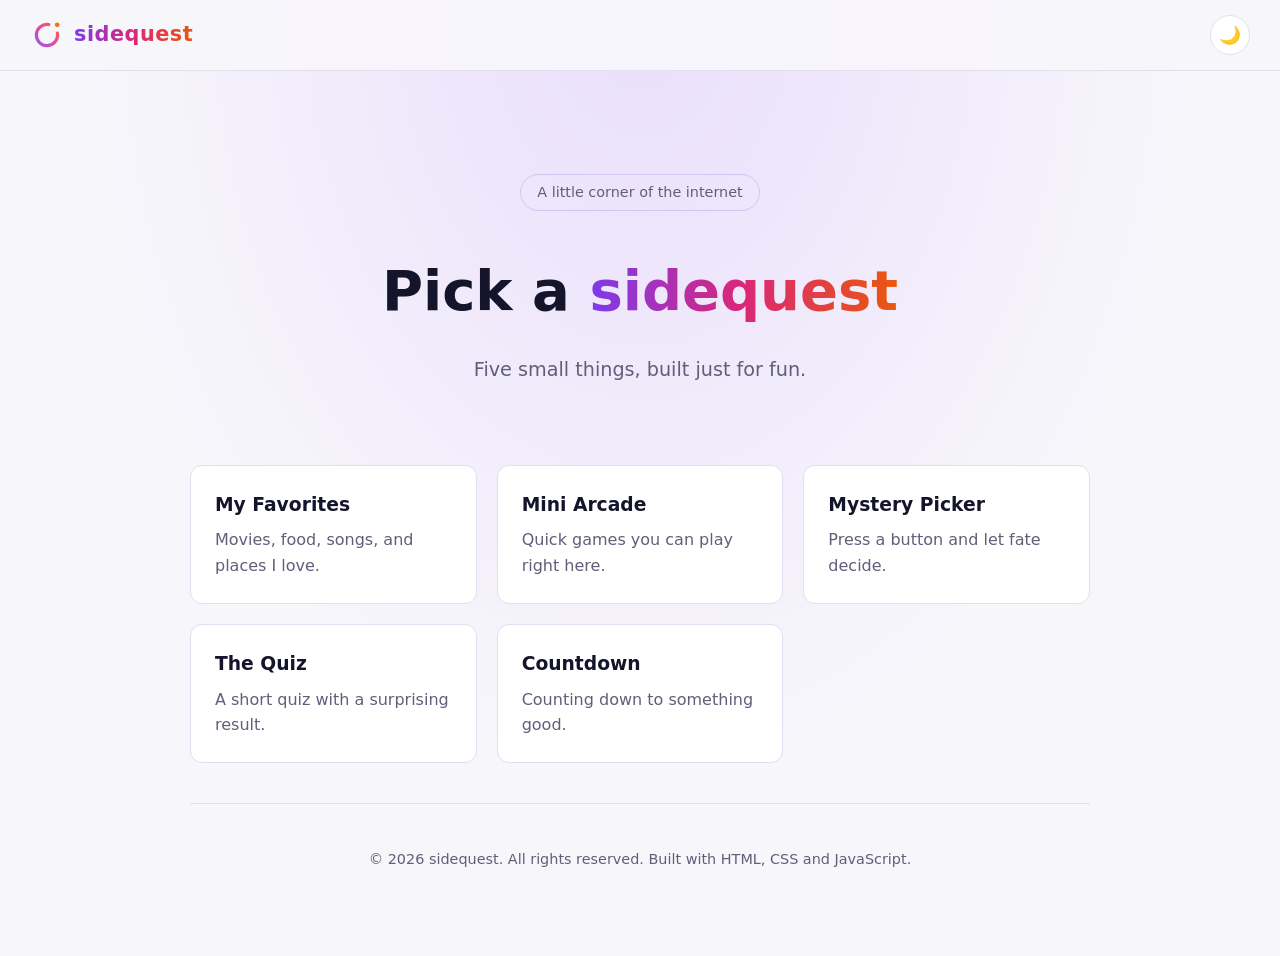
<file: index.html>
<!DOCTYPE html>
<html lang="en">
    <head>
        <meta charset="UTF-8">
        <title>Sidequest</title>
        <meta name="viewport" content="width=device-width, initial-scale=1">
        <meta name="description" content="A little corner of the internet with small fun things.">
        <link rel="icon" type="image/svg+xml" href="logo.svg">
        <link rel="stylesheet" href="style.css">
        <script>
            (function () {
                var theme = null;
                try { theme = localStorage.getItem("theme"); } catch (e) {}
                if (!theme) {
                    theme = window.matchMedia("(prefers-color-scheme: light)").matches ? "light" : "dark";
                }
                document.documentElement.setAttribute("data-theme", theme);
            })();
        </script>
    </head>
    <body>
        <nav>
            <a href="index.html" class="logo" aria-label="Sidequest home">
               <svg class="logo-mark" viewBox="0 0 64 64" aria-hidden="true">
                   <defs>
                       <linearGradient id="logo-grad" x1="8" y1="56" x2="56" y2="8" gradientUnits="userSpaceOnUse">
                          <stop offset="0" stop-color="#8b5cf6"/>
                          <stop offset="0.55" stop-color="#ec4899"/>
                          <stop offset="1" stop-color="#f97316"/>
                        </linearGradient>
                    </defs>
                    <path d="M51.7 28.53A20 20 0 1 1 35.47 12.3" fill="none" stroke="url(#logo-grad)" stroke-width="6" stroke-linecap="round"/>
                    <circle cx="51.09" cy="12.91" r="4.5" fill="#f97316"/>
                </svg>
                <span>sidequest</span>
            </a>
            <button id="theme-toggle" aria-label="Switch between dark and light theme">☀️</button>
        </nav>

        <section class="hero">
            <p class="tag">A little corner of the internet</p>
            <h1>Pick a <span class="gradient">sidequest</span></h1>
            <p class="subtitle">Five small things, built just for fun.</p>
        </section>

        <section class="reveal">
            <div class="cards">
                <a href="favorites.html" class="card">
                    <h3>My Favorites</h3>
                    <p>Movies, food, songs, and places I love.</p>
                </a>
                <a href="arcade.html" class="card">
                    <h3>Mini Arcade</h3>
                    <p>Quick games you can play right here.</p>
                </a>
                <a href="randomizer.html" class="card">
                    <h3>Mystery Picker</h3>
                    <p>Press a button and let fate decide.</p>
                </a>
                <a href="quiz.html" class="card">
                    <h3>The Quiz</h3>
                    <p>A short quiz with a surprising result.</p>
                </a>
                <a href="countdown.html" class="card">
                    <h3>Countdown</h3>
                    <p>Counting down to something good.</p>
                </a>
            </div>
        </section>

        <footer>
            <p>&copy; 2026 sidequest. All rights reserved. Built with HTML, CSS and JavaScript.</p>
        </footer>

        <script>
            document.documentElement.classList.add("js");

            const observer = new IntersectionObserver((entries) => {
                entries.forEach((entry) => {
                    if (entry.isIntersecting) {
                        entry.target.classList.add("visible");
                        observer.unobserve(entry.target);
                    }
                });
            }, { threshold: 0.15 });

            document.querySelectorAll(".reveal").forEach((el) => observer.observe(el));

            const toggle = document.getElementById("theme-toggle");

            function updateIcon() {
                const isLight = document.documentElement.getAttribute("data-theme") === "light";
                toggle.textContent = isLight ? "🌙" : "☀️";
            }

            updateIcon();

            toggle.addEventListener("click", () => {
                const isLight = document.documentElement.getAttribute("data-theme") === "light";
                const next = isLight ? "dark" : "light";
                document.documentElement.setAttribute("data-theme", next);
                try { localStorage.setItem("theme", next); } catch (e) {}
                updateIcon();
            });

            let lastY = window.scrollY;
            const navBar = document.querySelector("nav");

            window.addEventListener("scroll", () => {
                const y = window.scrollY;
                navBar.classList.toggle("hide", y > lastY && y > 100);
                lastY = y;
            });
        </script>
    </body>
</html>
</file>
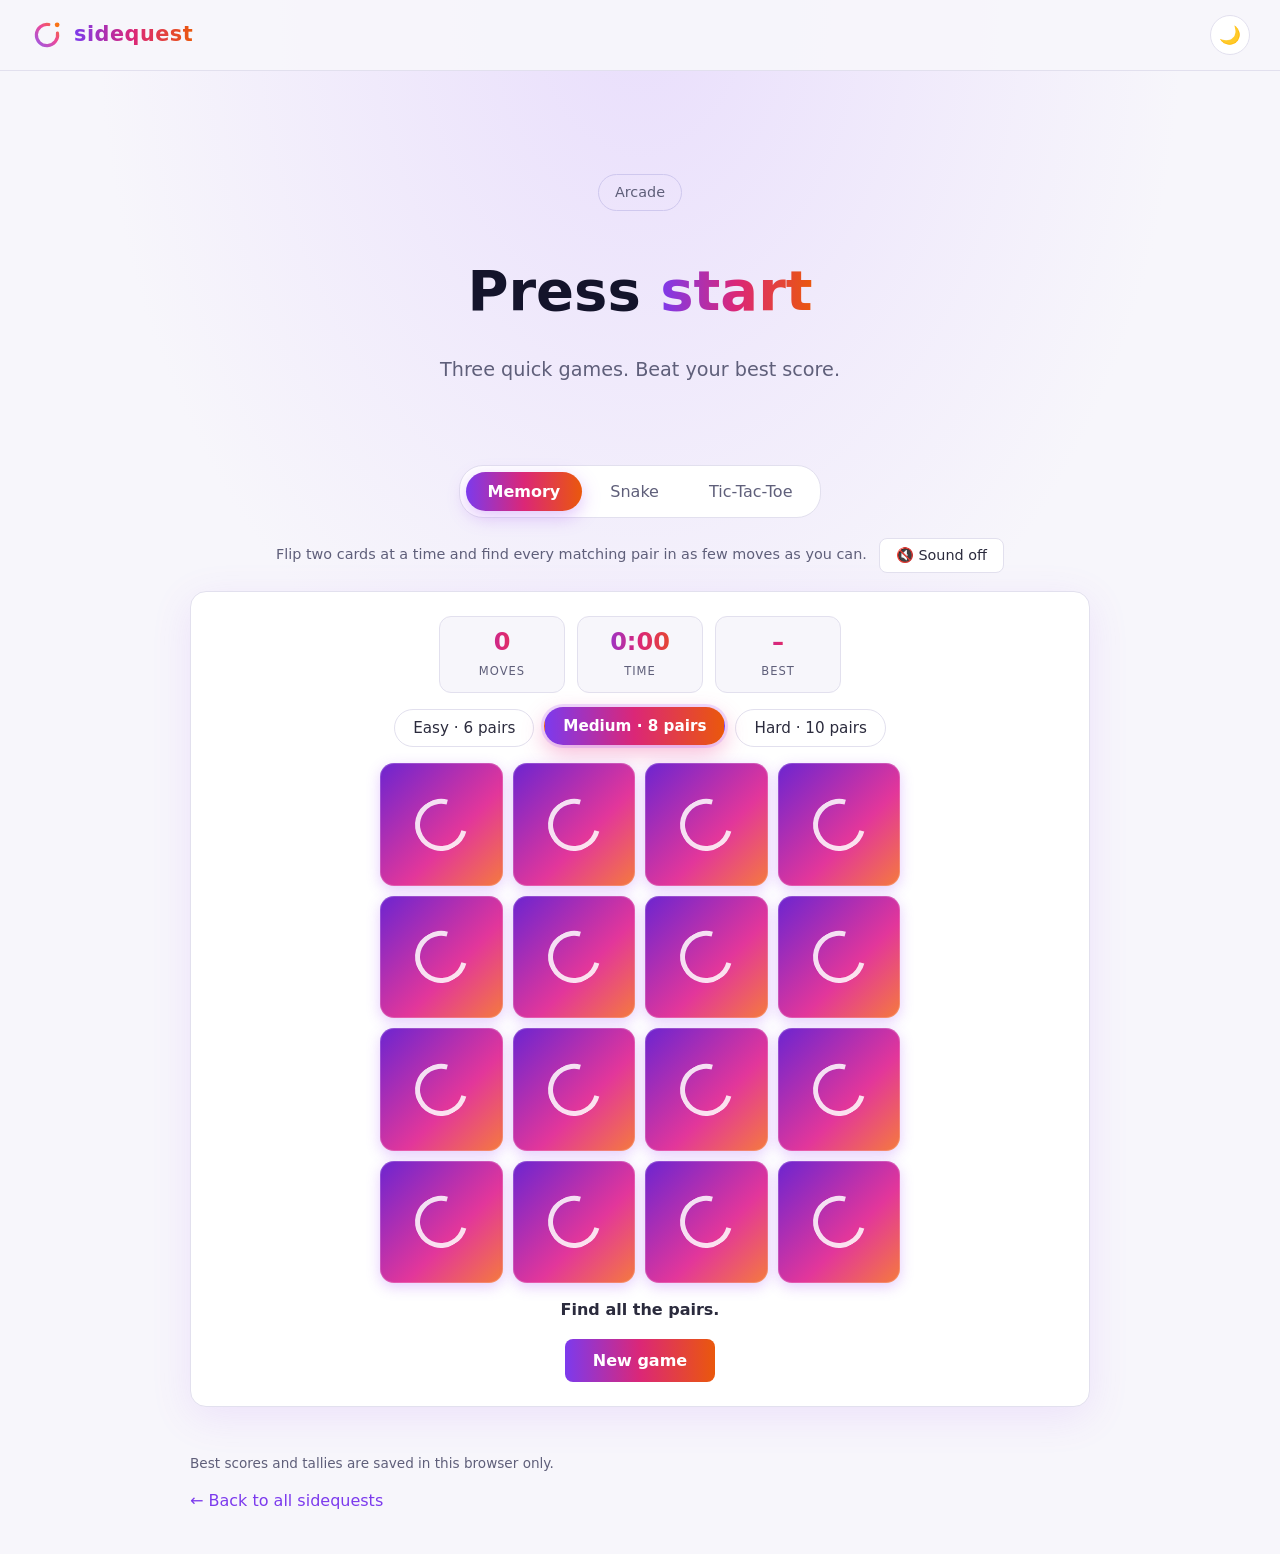
<file: arcade.html>
<!DOCTYPE html>
<html lang="en">
<head>
    <meta charset="UTF-8">
    <title>Arcade | Sidequest</title>
    <meta name="viewport" content="width=device-width, initial-scale=1">
    <meta name="description" content="Three quick games: memory match, snake, and tic-tac-toe.">
    <link rel="icon" type="image/svg+xml" href="logo.svg">
    <link rel="stylesheet" href="style.css">
    <script>
        (function () {
            var theme = null;
            try { theme = localStorage.getItem("theme"); } catch (e) {}
            if (!theme) {
                theme = window.matchMedia("(prefers-color-scheme: light)").matches ? "light" : "dark";
            }
            document.documentElement.setAttribute("data-theme", theme);
        })();
    </script>
</head>
<body>
    <nav>
        <a href="index.html" class="logo" aria-label="Sidequest home">
            <svg class="logo-mark" viewBox="0 0 64 64" aria-hidden="true">
                <defs>
                    <linearGradient id="logo-grad" x1="8" y1="56" x2="56" y2="8" gradientUnits="userSpaceOnUse">
                        <stop offset="0" stop-color="#8b5cf6"/>
                        <stop offset="0.55" stop-color="#ec4899"/>
                        <stop offset="1" stop-color="#f97316"/>
                    </linearGradient>
                </defs>
                <path d="M51.7 28.53A20 20 0 1 1 35.47 12.3" fill="none" stroke="url(#logo-grad)" stroke-width="6" stroke-linecap="round"/>
                <circle cx="51.09" cy="12.91" r="4.5" fill="#f97316"/>
            </svg>
            <span>sidequest</span>
        </a>
        <button id="theme-toggle" aria-label="Switch between dark and light theme">☀️</button>
    </nav>

    <section class="hero">
        <p class="tag">Arcade</p>
        <h1>Press <span class="gradient">start</span></h1>
        <p class="subtitle">Three quick games. Beat your best score.</p>
    </section>

    <section>
        <div class="tabs" id="arc-tabs">
            <button type="button" class="tab active" data-game="memory" aria-pressed="true">Memory</button>
            <button type="button" class="tab" data-game="snake" aria-pressed="false">Snake</button>
            <button type="button" class="tab" data-game="ttt" aria-pressed="false">Tic-Tac-Toe</button>
        </div>

        <div class="arc-top">
            <p class="hint" id="arc-hint"></p>
            <button type="button" class="small-btn" id="sound-btn" aria-pressed="false">🔇 Sound off</button>
        </div>

        <div class="arc-card" id="stage"></div>

        <p class="match-count" id="arc-error" role="alert"></p>
        <p class="note">Best scores and tallies are saved in this browser only.</p>
        <a href="index.html" class="back-link">← Back to all sidequests</a>
    </section>

    <canvas id="fx" aria-hidden="true"></canvas>

    <script>
        // Shows any script error on the page, so you can read it without the console.
        window.addEventListener("error", function (e) {
            var box = document.getElementById("arc-error");
            if (box) {
                box.textContent = "Script error: " + e.message + " (" +
                    (e.filename || "").split("/").pop() + ", line " + e.lineno + ")";
            }
        });
    </script>
    <script src="theme.js"></script>
    <script>
    (function () {
        "use strict";

        const SAVE_KEY = "sidequest-arcade";
        const NS = "http://www.w3.org/2000/svg";
        const reduceMotion = window.matchMedia("(prefers-reduced-motion: reduce)").matches;

        const stage = document.getElementById("stage");
        const hintBox = document.getElementById("arc-hint");
        const soundBtn = document.getElementById("sound-btn");
        const tabButtons = document.querySelectorAll("#arc-tabs .tab");
        const fxCanvas = document.getElementById("fx");
        const fxCtx = fxCanvas.getContext("2d");

        // ------------------------------------------------------------
        // Saved data (best scores, tallies, sound setting)
        // ------------------------------------------------------------
        function loadSaved() {
            try {
                const data = JSON.parse(localStorage.getItem(SAVE_KEY));
                if (data && typeof data === "object") return data;
            } catch (e) {}
            return {};
        }

        const saved = loadSaved();
        if (!saved.best || typeof saved.best !== "object") saved.best = {};
        if (!saved.ttt || typeof saved.ttt !== "object") saved.ttt = {};
        let soundOn = saved.sound === true;

        function persist() {
            try { localStorage.setItem(SAVE_KEY, JSON.stringify(saved)); } catch (e) {}
        }

        function getBest(key) {
            return Number(saved.best[key]) || 0;
        }

        function setBest(key, value) {
            saved.best[key] = value;
            persist();
        }

        // ------------------------------------------------------------
        // Small helpers
        // ------------------------------------------------------------
        function el(tag, className, text) {
            const node = document.createElement(tag);
            if (className) node.className = className;
            if (text !== undefined) node.textContent = text;
            return node;
        }

        function shuffle(list) {
            const a = list.slice();
            for (let i = a.length - 1; i > 0; i--) {
                const j = Math.floor(Math.random() * (i + 1));
                const t = a[i];
                a[i] = a[j];
                a[j] = t;
            }
            return a;
        }

        function formatTime(s) {
            return Math.floor(s / 60) + ":" + String(s % 60).padStart(2, "0");
        }

        function makeStat(label, value) {
            const box = el("div", "arc-stat");
            const v = el("span", "", String(value));
            box.appendChild(v);
            box.appendChild(el("small", "", label));
            return { box: box, set: function (x) { v.textContent = String(x); } };
        }

        function makeChips(options, selected, onPick) {
            const wrap = el("div", "chips arc-opts");
            const buttons = [];
            options.forEach(function (opt) {
                const b = el("button", "chip", opt[1]);
                b.type = "button";
                b.setAttribute("aria-pressed", opt[0] === selected ? "true" : "false");
                b.addEventListener("click", function () {
                    buttons.forEach(function (x) { x.setAttribute("aria-pressed", "false"); });
                    b.setAttribute("aria-pressed", "true");
                    onPick(opt[0]);
                });
                buttons.push(b);
                wrap.appendChild(b);
            });
            return wrap;
        }

        function makeTimers() {
            let list = [];
            return {
                later: function (fn, ms) {
                    const id = setTimeout(function () {
                        list = list.filter(function (x) { return x !== id; });
                        fn();
                    }, ms);
                    list.push(id);
                },
                clear: function () {
                    list.forEach(clearTimeout);
                    list = [];
                }
            };
        }

        // ------------------------------------------------------------
        // Sound effects (tiny beeps made in the browser, off by default)
        // ------------------------------------------------------------
        let audio = null;

        function tone(freq, dur, type, vol, delay) {
            if (!soundOn) return;
            try {
                if (!audio) audio = new (window.AudioContext || window.webkitAudioContext)();
                if (audio.state === "suspended") audio.resume();
                const t = audio.currentTime + (delay || 0);
                const osc = audio.createOscillator();
                const gain = audio.createGain();
                osc.type = type || "sine";
                osc.frequency.setValueAtTime(freq, t);
                gain.gain.setValueAtTime(vol || 0.06, t);
                gain.gain.exponentialRampToValueAtTime(0.0001, t + dur);
                osc.connect(gain);
                gain.connect(audio.destination);
                osc.start(t);
                osc.stop(t + dur + 0.02);
            } catch (e) {}
        }

        const sfx = {
            flip: function () { tone(520, 0.08, "triangle"); },
            match: function () { tone(660, 0.1, "sine"); tone(880, 0.14, "sine", 0.06, 0.09); },
            miss: function () { tone(180, 0.18, "sawtooth", 0.04); },
            eat: function () { tone(740, 0.07, "square", 0.04); tone(980, 0.07, "square", 0.04, 0.06); },
            die: function () { tone(220, 0.25, "sawtooth", 0.06); tone(140, 0.35, "sawtooth", 0.06, 0.18); },
            place: function () { tone(440, 0.08, "triangle"); },
            win: function () { [523, 659, 784, 1047].forEach(function (f, i) { tone(f, 0.16, "sine", 0.06, i * 0.12); }); },
            lose: function () { tone(300, 0.2, "sawtooth", 0.05); tone(200, 0.3, "sawtooth", 0.05, 0.18); },
            draw: function () { tone(400, 0.15, "triangle"); tone(400, 0.15, "triangle", 0.05, 0.17); }
        };

        function renderSound() {
            soundBtn.textContent = soundOn ? "🔊 Sound on" : "🔇 Sound off";
            soundBtn.setAttribute("aria-pressed", soundOn ? "true" : "false");
        }

        soundBtn.addEventListener("click", function () {
            soundOn = !soundOn;
            saved.sound = soundOn;
            persist();
            renderSound();
            if (soundOn) sfx.match();
        });

        // ------------------------------------------------------------
        // Confetti (full-screen celebration)
        // ------------------------------------------------------------
        const CONFETTI = ["#a855f7", "#ec4899", "#fb923c", "#fdba74", "#38bdf8", "#facc15"];
        let pieces = [];
        let fxRunning = false;

        function sizeFx() {
            const dpr = window.devicePixelRatio || 1;
            fxCanvas.width = window.innerWidth * dpr;
            fxCanvas.height = window.innerHeight * dpr;
            fxCtx.setTransform(dpr, 0, 0, dpr, 0, 0);
        }

        sizeFx();
        window.addEventListener("resize", sizeFx);

        function confetti(x, y, count) {
            if (reduceMotion) return;
            for (let i = 0; i < count; i++) {
                const a = Math.random() * Math.PI * 2;
                const s = 4 + Math.random() * 8;
                pieces.push({
                    x: x, y: y,
                    vx: Math.cos(a) * s, vy: Math.sin(a) * s - 5,
                    w: 6 + Math.random() * 6, h: 4 + Math.random() * 5,
                    r: Math.random() * 6, vr: (Math.random() - 0.5) * 0.4,
                    life: 0, max: 70 + Math.random() * 50,
                    c: CONFETTI[i % CONFETTI.length]
                });
            }
            if (!fxRunning) {
                fxRunning = true;
                requestAnimationFrame(fxLoop);
            }
        }

        function fxLoop() {
            fxCtx.clearRect(0, 0, window.innerWidth, window.innerHeight);
            pieces = pieces.filter(function (p) { return p.life < p.max; });
            pieces.forEach(function (p) {
                p.life++;
                p.vy += 0.28;
                p.vx *= 0.99;
                p.x += p.vx;
                p.y += p.vy;
                p.r += p.vr;
                fxCtx.save();
                fxCtx.globalAlpha = Math.max(0, 1 - p.life / p.max);
                fxCtx.translate(p.x, p.y);
                fxCtx.rotate(p.r);
                fxCtx.fillStyle = p.c;
                fxCtx.fillRect(-p.w / 2, -p.h / 2, p.w, p.h);
                fxCtx.restore();
            });
            if (pieces.length) {
                requestAnimationFrame(fxLoop);
            } else {
                fxRunning = false;
                fxCtx.clearRect(0, 0, window.innerWidth, window.innerHeight);
            }
        }

        function celebrate(count) {
            const r = stage.getBoundingClientRect();
            const x = Math.min(Math.max(r.left + r.width / 2, 40), window.innerWidth - 40);
            const y = Math.min(Math.max(r.top + r.height * 0.3, 80), window.innerHeight - 80);
            confetti(x, y, count);
        }

        // ============================================================
        // GAME 1: Memory Match
        // ============================================================
        function createMemory() {
            const LEVELS = [["easy", "Easy · 6 pairs"], ["medium", "Medium · 8 pairs"], ["hard", "Hard · 10 pairs"]];
            const SIZES = { easy: { pairs: 6, cols: 4 }, medium: { pairs: 8, cols: 4 }, hard: { pairs: 10, cols: 5 } };
            const ICONS = [
                ["🍵", "Chai"], ["🍛", "Biryani"], ["🥟", "Momo"], ["🍮", "Sweet"], ["🎬", "Film"],
                ["🎧", "Music"], ["📚", "Book"], ["🏏", "Cricket"], ["🪁", "Kite"], ["🛺", "Auto"],
                ["🌶️", "Chili"], ["🥭", "Mango"], ["🪔", "Diya"], ["🎺", "Band"]
            ];

            const timers = makeTimers();
            let level = "medium";
            let cards = [];
            let first = null;
            let lock = false;
            let moves = 0;
            let matched = 0;
            let seconds = 0;
            let clock = null;
            let running = false;
            let grid, statMoves, statTime, statBest, status;

            function bestKey() { return "memory-" + level; }

            function showBest() {
                const b = getBest(bestKey());
                statBest.set(b ? b + " moves" : "–");
            }

            function setLabel(card) {
                const text = card.state === "down"
                    ? "Hidden card " + (card.index + 1)
                    : card.name + (card.state === "matched" ? ", matched" : "");
                card.node.setAttribute("aria-label", text);
            }

            function newGame() {
                timers.clear();
                clearInterval(clock);
                clock = null;
                first = null;
                lock = false;
                moves = 0;
                matched = 0;
                seconds = 0;
                running = false;
                statMoves.set(0);
                statTime.set("0:00");
                showBest();
                status.textContent = "Find all the pairs.";

                const size = SIZES[level];
                const deck = shuffle(shuffle(ICONS).slice(0, size.pairs).flatMap(function (ic) { return [ic, ic]; }));
                grid.textContent = "";
                grid.style.setProperty("--cols", size.cols);

                cards = deck.map(function (ic, i) {
                    const node = el("button", "mem-card");
                    node.type = "button";
                    const inner = el("span", "mem-inner");
                    inner.appendChild(el("span", "mem-face mem-front"));
                    inner.appendChild(el("span", "mem-face mem-back", ic[0]));
                    node.appendChild(inner);

                    const card = { node: node, key: ic[0], name: ic[1], state: "down", index: i };
                    setLabel(card);
                    node.addEventListener("click", function () { flip(card); });
                    grid.appendChild(node);
                    return card;
                });
            }

            function flip(card) {
                if (lock || card.state !== "down") return;

                if (!running) {
                    running = true;
                    clock = setInterval(function () {
                        seconds++;
                        statTime.set(formatTime(seconds));
                    }, 1000);
                }

                card.state = "up";
                card.node.classList.add("flipped");
                setLabel(card);
                sfx.flip();

                if (!first) {
                    first = card;
                    return;
                }

                const a = first;
                const b = card;
                first = null;
                moves++;
                statMoves.set(moves);
                lock = true;

                if (a.key === b.key) {
                    timers.later(function () {
                        [a, b].forEach(function (c) {
                            c.state = "matched";
                            c.node.classList.add("matched");
                            setLabel(c);
                        });
                        sfx.match();
                        matched++;
                        lock = false;
                        if (matched === SIZES[level].pairs) win();
                    }, 350);
                } else {
                    timers.later(function () {
                        [a, b].forEach(function (c) { c.node.classList.add("shake"); });
                        sfx.miss();
                    }, 450);
                    timers.later(function () {
                        [a, b].forEach(function (c) {
                            c.state = "down";
                            c.node.classList.remove("flipped", "shake");
                            setLabel(c);
                        });
                        lock = false;
                    }, 900);
                }
            }

            function win() {
                clearInterval(clock);
                clock = null;
                running = false;
                const prev = getBest(bestKey());
                const isBest = !prev || moves < prev;
                if (isBest) setBest(bestKey(), moves);
                showBest();
                status.textContent = "Cleared in " + moves + " moves and " + formatTime(seconds) +
                    (isBest ? " · New best! 🏆" : ".");
                sfx.win();
                celebrate(isBest ? 140 : 90);
            }

            return {
                start: function (root) {
                    const stats = el("div", "arc-stats");
                    const sm = makeStat("Moves", 0);
                    const st = makeStat("Time", "0:00");
                    const sb = makeStat("Best", "–");
                    statMoves = sm;
                    statTime = st;
                    statBest = sb;
                    stats.append(sm.box, st.box, sb.box);
                    root.appendChild(stats);

                    root.appendChild(makeChips(LEVELS, level, function (key) {
                        level = key;
                        newGame();
                    }));

                    grid = el("div", "mem-grid");
                    grid.setAttribute("role", "group");
                    grid.setAttribute("aria-label", "Memory cards");
                    root.appendChild(grid);

                    status = el("p", "arc-status", "");
                    status.setAttribute("aria-live", "polite");
                    root.appendChild(status);

                    const actions = el("div", "arc-actions");
                    const again = el("button", "btn", "New game");
                    again.type = "button";
                    again.addEventListener("click", newGame);
                    actions.appendChild(again);
                    root.appendChild(actions);

                    newGame();
                },
                stop: function () {
                    timers.clear();
                    clearInterval(clock);
                    clock = null;
                }
            };
        }

        // ============================================================
        // GAME 2: Glow Snake
        // ============================================================
        function createSnake() {
            const N = 20;
            const SIZE = 480;
            const CELL = SIZE / N;
            const MODES = [["classic", "Classic walls"], ["wrap", "Wrap-around"]];

            let mode = "classic";
            let canvas, ctx, overlay, ovTitle, ovSub, ovBtn, pauseBtn;
            let statScore, statBest;
            let snake, dir, queue, food, score, state, stepMs, acc, lastT, rafId;
            let particles, popups, shake;

            function bestKey() { return "snake-" + mode; }

            function placeFood() {
                const free = [];
                for (let x = 0; x < N; x++) {
                    for (let y = 0; y < N; y++) {
                        if (!snake.some(function (s) { return s.x === x && s.y === y; })) free.push({ x: x, y: y });
                    }
                }
                if (!free.length) {
                    food = null;
                    return false;
                }
                food = free[Math.floor(Math.random() * free.length)];
                return true;
            }

            function showOverlay(title, sub, btnText) {
                ovTitle.textContent = title;
                ovSub.textContent = sub;
                ovBtn.textContent = btnText;
                overlay.hidden = false;
            }

            function syncPause() {
                pauseBtn.disabled = state !== "running" && state !== "paused";
                pauseBtn.textContent = state === "paused" ? "Resume" : "Pause";
            }

            function reset() {
                snake = [{ x: 10, y: 10 }, { x: 9, y: 10 }, { x: 8, y: 10 }];
                dir = { x: 1, y: 0 };
                queue = [];
                score = 0;
                stepMs = 140;
                acc = 0;
                particles = [];
                popups = [];
                shake = 0;
                placeFood();
                state = "idle";
                statScore.set(0);
                statBest.set(getBest(bestKey()) || "–");
                showOverlay("Glow Snake",
                    mode === "wrap" ? "Slide through the walls. Don’t bite yourself." : "Stay off the walls. Don’t bite yourself.",
                    "Start");
                syncPause();
            }

            function begin() {
                state = "running";
                overlay.hidden = true;
                acc = 0;
                lastT = performance.now();
                syncPause();
            }

            function togglePause() {
                if (state === "running") {
                    state = "paused";
                    showOverlay("Paused", "Press Space or tap Resume.", "Resume");
                } else if (state === "paused") {
                    begin();
                }
                syncPause();
            }

            function turn(x, y) {
                if (state !== "running") return;
                const last = queue.length ? queue[queue.length - 1] : dir;
                if (x === last.x && y === last.y) return;
                if (x === -last.x && y === -last.y) return;
                if (queue.length < 2) queue.push({ x: x, y: y });
            }

            function burst(cx, cy) {
                if (reduceMotion) return;
                for (let i = 0; i < 16; i++) {
                    const a = Math.random() * Math.PI * 2;
                    const s = 1 + Math.random() * 3.2;
                    particles.push({ x: cx, y: cy, vx: Math.cos(a) * s, vy: Math.sin(a) * s, life: 0, max: 28 + Math.random() * 16, hue: 290 + Math.random() * 100 });
                }
            }

            function die(filled) {
                state = "over";
                sfx.die();
                if (!reduceMotion) shake = 14;
                const key = bestKey();
                let isBest = false;
                if (score > getBest(key)) {
                    setBest(key, score);
                    isBest = true;
                }
                statBest.set(getBest(key) || "–");
                const title = filled ? "You filled the board! 🎉" : (isBest ? "New high score! 🏆" : "Game over");
                showOverlay(title, "Score " + score, "Play again");
                if (isBest || filled) celebrate(120);
                syncPause();
            }

            function step() {
                if (queue.length) dir = queue.shift();
                const head = snake[0];
                let nx = head.x + dir.x;
                let ny = head.y + dir.y;

                if (mode === "wrap") {
                    nx = (nx + N) % N;
                    ny = (ny + N) % N;
                } else if (nx < 0 || ny < 0 || nx >= N || ny >= N) {
                    die(false);
                    return;
                }

                const eating = food && nx === food.x && ny === food.y;
                const body = eating ? snake : snake.slice(0, -1);
                if (body.some(function (s) { return s.x === nx && s.y === ny; })) {
                    die(false);
                    return;
                }

                snake.unshift({ x: nx, y: ny });

                if (eating) {
                    score++;
                    statScore.set(score);
                    stepMs = Math.max(70, 140 - score * 3);
                    sfx.eat();
                    burst(nx * CELL + CELL / 2, ny * CELL + CELL / 2);
                    popups.push({ x: nx * CELL + CELL / 2, y: ny * CELL, life: 0 });
                    if (!placeFood()) die(true);
                } else {
                    snake.pop();
                }
            }

            function rrect(x, y, w, h, r) {
                ctx.beginPath();
                if (ctx.roundRect) {
                    ctx.roundRect(x, y, w, h, r);
                } else {
                    ctx.rect(x, y, w, h);
                }
                ctx.fill();
            }

            function draw(t, dt) {
                const k = dt / 16.67;
                ctx.save();

                if (shake > 0.5) {
                    ctx.translate((Math.random() - 0.5) * shake, (Math.random() - 0.5) * shake);
                    shake *= Math.pow(0.9, k);
                } else {
                    shake = 0;
                }

                const bg = ctx.createRadialGradient(SIZE / 2, SIZE / 2, 40, SIZE / 2, SIZE / 2, SIZE * 0.75);
                bg.addColorStop(0, "#1b1442");
                bg.addColorStop(1, "#0b0b1e");
                ctx.fillStyle = bg;
                ctx.fillRect(-20, -20, SIZE + 40, SIZE + 40);

                ctx.fillStyle = "rgba(255, 255, 255, 0.07)";
                for (let x = 0; x < N; x++) {
                    for (let y = 0; y < N; y++) {
                        ctx.fillRect(x * CELL + CELL / 2 - 1, y * CELL + CELL / 2 - 1, 2, 2);
                    }
                }

                ctx.lineWidth = 3;
                ctx.strokeStyle = mode === "classic" ? "rgba(236, 72, 153, 0.55)" : "rgba(168, 85, 247, 0.25)";
                ctx.strokeRect(1.5, 1.5, SIZE - 3, SIZE - 3);

                // Food: a pulsing glowing orb
                if (food) {
                    const fx = food.x * CELL + CELL / 2;
                    const fy = food.y * CELL + CELL / 2;
                    const r = CELL * 0.3 * (1 + Math.sin(t / 180) * 0.12);
                    const fg = ctx.createRadialGradient(fx - 2, fy - 2, 1, fx, fy, r + 2);
                    fg.addColorStop(0, "#fde68a");
                    fg.addColorStop(0.5, "#fb923c");
                    fg.addColorStop(1, "#ec4899");
                    ctx.shadowColor = "#fb923c";
                    ctx.shadowBlur = 18;
                    ctx.fillStyle = fg;
                    ctx.beginPath();
                    ctx.arc(fx, fy, r, 0, Math.PI * 2);
                    ctx.fill();
                    ctx.shadowBlur = 0;
                }

                // Snake: gradient body from pink head to purple tail
                for (let i = snake.length - 1; i >= 0; i--) {
                    const s = snake[i];
                    const ratio = snake.length > 1 ? i / (snake.length - 1) : 0;
                    const hue = 330 - ratio * 65;
                    ctx.fillStyle = "hsl(" + hue + ", 85%, " + (62 - ratio * 14) + "%)";
                    ctx.shadowColor = "hsl(" + hue + ", 90%, 60%)";
                    ctx.shadowBlur = i === 0 ? 18 : 10;
                    rrect(s.x * CELL + 2, s.y * CELL + 2, CELL - 4, CELL - 4, i === 0 ? 9 : 7);
                }
                ctx.shadowBlur = 0;

                // Eyes
                const h = snake[0];
                const cx = h.x * CELL + CELL / 2;
                const cy = h.y * CELL + CELL / 2;
                [-1, 1].forEach(function (side) {
                    const ex = cx + dir.x * 5 + -dir.y * 5 * side;
                    const ey = cy + dir.y * 5 + dir.x * 5 * side;
                    ctx.fillStyle = "#ffffff";
                    ctx.beginPath();
                    ctx.arc(ex, ey, 3.6, 0, Math.PI * 2);
                    ctx.fill();
                    ctx.fillStyle = "#1a1033";
                    ctx.beginPath();
                    ctx.arc(ex + dir.x, ey + dir.y, 1.8, 0, Math.PI * 2);
                    ctx.fill();
                });

                // Sparkles when food is eaten
                particles = particles.filter(function (p) { return p.life < p.max; });
                particles.forEach(function (p) {
                    p.life += k;
                    p.x += p.vx * k;
                    p.y += p.vy * k;
                    p.vx *= 0.97;
                    p.vy *= 0.97;
                    ctx.globalAlpha = Math.max(0, 1 - p.life / p.max);
                    ctx.fillStyle = "hsl(" + p.hue + ", 90%, 65%)";
                    ctx.beginPath();
                    ctx.arc(p.x, p.y, 3, 0, Math.PI * 2);
                    ctx.fill();
                });

                // Floating +1
                popups = popups.filter(function (p) { return p.life < 40; });
                popups.forEach(function (p) {
                    p.life += k;
                    ctx.globalAlpha = Math.max(0, 1 - p.life / 40);
                    ctx.fillStyle = "#ffffff";
                    ctx.font = "700 18px 'Segoe UI', system-ui, sans-serif";
                    ctx.textAlign = "center";
                    ctx.fillText("+1", p.x, p.y - p.life * 0.7);
                });

                ctx.globalAlpha = 1;
                ctx.restore();
            }

            function loop(t) {
                rafId = requestAnimationFrame(loop);
                const dt = Math.min(100, t - lastT);
                lastT = t;
                if (state === "running") {
                    acc += dt;
                    while (acc >= stepMs) {
                        acc -= stepMs;
                        step();
                        if (state !== "running") break;
                    }
                }
                draw(t, dt);
            }

            function onKey(e) {
                if (e.ctrlKey || e.metaKey || e.altKey) return;
                const key = e.key.length === 1 ? e.key.toLowerCase() : e.key;
                const map = {
                    ArrowUp: [0, -1], w: [0, -1],
                    ArrowDown: [0, 1], s: [0, 1],
                    ArrowLeft: [-1, 0], a: [-1, 0],
                    ArrowRight: [1, 0], d: [1, 0]
                };

                if (map[key] && state === "running") {
                    e.preventDefault();
                    turn(map[key][0], map[key][1]);
                    return;
                }

                if (key === "p" && (state === "running" || state === "paused")) {
                    togglePause();
                    return;
                }

                if (key === " " && !(e.target && e.target.tagName === "BUTTON")) {
                    e.preventDefault();
                    if (state === "idle") {
                        begin();
                    } else if (state === "over") {
                        reset();
                        begin();
                    } else {
                        togglePause();
                    }
                }
            }

            function onHidden() {
                if (document.hidden && state === "running") togglePause();
            }

            function onOverlayButton() {
                if (state === "idle") {
                    begin();
                } else if (state === "paused") {
                    togglePause();
                } else if (state === "over") {
                    reset();
                    begin();
                }
            }

            return {
                start: function (root) {
                    const stats = el("div", "arc-stats");
                    statScore = makeStat("Score", 0);
                    statBest = makeStat("Best", "–");
                    stats.append(statScore.box, statBest.box);
                    root.appendChild(stats);

                    root.appendChild(makeChips(MODES, mode, function (key) {
                        mode = key;
                        reset();
                    }));

                    const wrap = el("div", "snake-wrap");
                    canvas = document.createElement("canvas");
                    const dpr = window.devicePixelRatio || 1;
                    canvas.width = SIZE * dpr;
                    canvas.height = SIZE * dpr;
                    canvas.setAttribute("role", "img");
                    canvas.setAttribute("aria-label", "Snake game board");
                    ctx = canvas.getContext("2d");
                    ctx.setTransform(dpr, 0, 0, dpr, 0, 0);

                    overlay = el("div", "game-overlay");
                    ovTitle = el("p", "ov-title", "");
                    ovSub = el("p", "ov-sub", "");
                    ovBtn = el("button", "btn", "");
                    ovBtn.type = "button";
                    ovBtn.addEventListener("click", onOverlayButton);
                    overlay.append(ovTitle, ovSub, ovBtn);
                    wrap.append(canvas, overlay);
                    root.appendChild(wrap);

                    // On-screen arrows for phones and tablets
                    const pad = el("div", "dpad");
                    [["dpad-up", "▲", 0, -1, "Up"], ["dpad-left", "◀", -1, 0, "Left"],
                     ["dpad-right", "▶", 1, 0, "Right"], ["dpad-down", "▼", 0, 1, "Down"]].forEach(function (d) {
                        const b = el("button", "dpad-btn " + d[0], d[1]);
                        b.type = "button";
                        b.setAttribute("aria-label", d[4]);
                        b.addEventListener("pointerdown", function (e) {
                            e.preventDefault();
                            turn(d[2], d[3]);
                        });
                        b.addEventListener("click", function (e) {
                            if (e.detail === 0) turn(d[2], d[3]);
                        });
                        pad.appendChild(b);
                    });
                    root.appendChild(pad);

                    const actions = el("div", "arc-actions");
                    pauseBtn = el("button", "small-btn", "Pause");
                    pauseBtn.type = "button";
                    pauseBtn.addEventListener("click", togglePause);
                    const restart = el("button", "small-btn", "New game");
                    restart.type = "button";
                    restart.addEventListener("click", reset);
                    actions.append(pauseBtn, restart);
                    root.appendChild(actions);

                    let tx = 0;
                    let ty = 0;
                    canvas.addEventListener("touchstart", function (e) {
                        const t = e.changedTouches[0];
                        tx = t.clientX;
                        ty = t.clientY;
                    }, { passive: true });
                    canvas.addEventListener("touchend", function (e) {
                        const t = e.changedTouches[0];
                        const dx = t.clientX - tx;
                        const dy = t.clientY - ty;
                        if (Math.max(Math.abs(dx), Math.abs(dy)) < 24) return;
                        if (Math.abs(dx) > Math.abs(dy)) {
                            turn(dx > 0 ? 1 : -1, 0);
                        } else {
                            turn(0, dy > 0 ? 1 : -1);
                        }
                    }, { passive: true });

                    document.addEventListener("keydown", onKey);
                    document.addEventListener("visibilitychange", onHidden);

                    reset();
                    lastT = performance.now();
                    rafId = requestAnimationFrame(loop);
                },
                stop: function () {
                    cancelAnimationFrame(rafId);
                    document.removeEventListener("keydown", onKey);
                    document.removeEventListener("visibilitychange", onHidden);
                }
            };
        }

        // ============================================================
        // GAME 3: Tic-Tac-Toe vs the Computer
        // ============================================================
        function createTTT() {
            const LINES = [[0, 1, 2], [3, 4, 5], [6, 7, 8], [0, 3, 6], [1, 4, 7], [2, 5, 8], [0, 4, 8], [2, 4, 6]];
            const LEVELS = [["easy", "Easy"], ["medium", "Medium"], ["hard", "Hard (unbeatable)"]];
            const timers = makeTimers();

            let level = "medium";
            let board = [];
            let cells = [];
            let over = false;
            let turn = "X";
            let nextFirst = "X";
            let status, youStat, drawStat, cpuStat;

            function rec() {
                if (!saved.ttt[level] || typeof saved.ttt[level] !== "object") saved.ttt[level] = { w: 0, d: 0, l: 0 };
                const r = saved.ttt[level];
                r.w = Number(r.w) || 0;
                r.d = Number(r.d) || 0;
                r.l = Number(r.l) || 0;
                return r;
            }

            function updateScores() {
                const r = rec();
                youStat.set(r.w);
                drawStat.set(r.d);
                cpuStat.set(r.l);
            }

            function winnerOf(b) {
                for (let i = 0; i < LINES.length; i++) {
                    const l = LINES[i];
                    if (b[l[0]] && b[l[0]] === b[l[1]] && b[l[0]] === b[l[2]]) {
                        return { mark: b[l[0]], line: l };
                    }
                }
                return null;
            }

            function minimax(b, isO, depth) {
                const w = winnerOf(b);
                if (w) return w.mark === "O" ? 10 - depth : depth - 10;
                if (b.every(Boolean)) return 0;
                let best = isO ? -Infinity : Infinity;
                for (let i = 0; i < 9; i++) {
                    if (b[i]) continue;
                    b[i] = isO ? "O" : "X";
                    const s = minimax(b, !isO, depth + 1);
                    b[i] = null;
                    best = isO ? Math.max(best, s) : Math.min(best, s);
                }
                return best;
            }

            function bestMove(b) {
                const empties = [];
                b.forEach(function (v, i) { if (!v) empties.push(i); });
                if (empties.length === 9) return [0, 2, 4, 6, 8][Math.floor(Math.random() * 5)];
                let best = -Infinity;
                let moves = [];
                empties.forEach(function (i) {
                    b[i] = "O";
                    const s = minimax(b, false, 1);
                    b[i] = null;
                    if (s > best) {
                        best = s;
                        moves = [i];
                    } else if (s === best) {
                        moves.push(i);
                    }
                });
                return moves[Math.floor(Math.random() * moves.length)];
            }

            function findFinisher(b, mark) {
                for (let i = 0; i < LINES.length; i++) {
                    const l = LINES[i];
                    const vals = [b[l[0]], b[l[1]], b[l[2]]];
                    if (vals.filter(function (v) { return v === mark; }).length === 2 && vals.indexOf(null) !== -1) {
                        return l[vals.indexOf(null)];
                    }
                }
                return -1;
            }

            function randomEmpty() {
                const empties = [];
                board.forEach(function (v, i) { if (!v) empties.push(i); });
                return empties[Math.floor(Math.random() * empties.length)];
            }

            function pickMove() {
                if (level === "easy") return randomEmpty();
                if (level === "medium") {
                    let m = findFinisher(board, "O");
                    if (m < 0) m = findFinisher(board, "X");
                    if (m < 0 && !board[4] && Math.random() < 0.6) m = 4;
                    return m >= 0 ? m : randomEmpty();
                }
                return bestMove(board);
            }

            function markSvg(mark) {
                const svg = document.createElementNS(NS, "svg");
                svg.setAttribute("viewBox", "0 0 100 100");
                svg.setAttribute("class", "ttt-mark " + (mark === "X" ? "x" : "o"));
                svg.setAttribute("aria-hidden", "true");
                if (mark === "X") {
                    ["M24 24L76 76", "M76 24L24 76"].forEach(function (d) {
                        const p = document.createElementNS(NS, "path");
                        p.setAttribute("d", d);
                        p.setAttribute("pathLength", "100");
                        svg.appendChild(p);
                    });
                } else {
                    const c = document.createElementNS(NS, "circle");
                    c.setAttribute("cx", "50");
                    c.setAttribute("cy", "50");
                    c.setAttribute("r", "27");
                    c.setAttribute("pathLength", "100");
                    svg.appendChild(c);
                }
                return svg;
            }

            function label(i) {
                cells[i].setAttribute("aria-label",
                    "Row " + (Math.floor(i / 3) + 1) + ", column " + (i % 3 + 1) + ", " + (board[i] || "empty"));
            }

            function place(mark, i) {
                board[i] = mark;
                cells[i].appendChild(markSvg(mark));
                label(i);
                sfx.place();
            }

            function finish() {
                const w = winnerOf(board);
                const r = rec();

                if (w) {
                    over = true;
                    w.line.forEach(function (i) { cells[i].classList.add("win"); });
                    if (w.mark === "X") {
                        r.w++;
                        status.textContent = "You win! 🎉";
                        sfx.win();
                        celebrate(110);
                    } else {
                        r.l++;
                        status.textContent = "Computer wins. Try again!";
                        sfx.lose();
                    }
                    persist();
                    updateScores();
                    return true;
                }

                if (board.every(Boolean)) {
                    over = true;
                    r.d++;
                    status.textContent = "It’s a draw.";
                    sfx.draw();
                    persist();
                    updateScores();
                    return true;
                }

                return false;
            }

            function computerMove() {
                if (over) return;
                place("O", pickMove());
                if (!finish()) {
                    turn = "X";
                    status.textContent = "Your turn (X)";
                }
            }

            function playerMove(i) {
                if (over || board[i] || turn !== "X") return;
                place("X", i);
                if (!finish()) {
                    turn = "O";
                    status.textContent = "Computer is thinking…";
                    timers.later(computerMove, 600);
                }
            }

            function newRound() {
                timers.clear();
                board = Array(9).fill(null);
                over = false;
                cells.forEach(function (c, i) {
                    c.textContent = "";
                    c.classList.remove("win");
                    label(i);
                });
                const first = nextFirst;
                nextFirst = first === "X" ? "O" : "X";
                if (first === "X") {
                    turn = "X";
                    status.textContent = "Your turn (X)";
                } else {
                    turn = "O";
                    status.textContent = "Computer starts…";
                    timers.later(computerMove, 650);
                }
            }

            return {
                start: function (root) {
                    const stats = el("div", "arc-stats");
                    youStat = makeStat("You", 0);
                    drawStat = makeStat("Draws", 0);
                    cpuStat = makeStat("Computer", 0);
                    stats.append(youStat.box, drawStat.box, cpuStat.box);
                    root.appendChild(stats);

                    root.appendChild(makeChips(LEVELS, level, function (key) {
                        level = key;
                        nextFirst = "X";
                        updateScores();
                        newRound();
                    }));

                    const boardEl = el("div", "ttt-board");
                    boardEl.setAttribute("role", "group");
                    boardEl.setAttribute("aria-label", "Tic-tac-toe board");
                    cells = [];
                    for (let i = 0; i < 9; i++) {
                        const c = el("button", "ttt-cell");
                        c.type = "button";
                        c.addEventListener("click", function () { playerMove(i); });
                        cells.push(c);
                        boardEl.appendChild(c);
                    }
                    root.appendChild(boardEl);

                    status = el("p", "arc-status", "");
                    status.setAttribute("aria-live", "polite");
                    root.appendChild(status);

                    const actions = el("div", "arc-actions");
                    const again = el("button", "btn", "New round");
                    again.type = "button";
                    again.addEventListener("click", newRound);
                    const wipe = el("button", "small-btn danger", "Reset scores");
                    wipe.type = "button";
                    wipe.addEventListener("click", function () {
                        if (!confirm("Reset your tic-tac-toe scores for this level?")) return;
                        saved.ttt[level] = { w: 0, d: 0, l: 0 };
                        persist();
                        updateScores();
                    });
                    actions.append(again, wipe);
                    root.appendChild(actions);

                    updateScores();
                    newRound();
                },
                stop: function () {
                    timers.clear();
                }
            };
        }

        // ------------------------------------------------------------
        // Switching between games
        // ------------------------------------------------------------
        const GAMES = { memory: createMemory, snake: createSnake, ttt: createTTT };
        const HINTS = {
            memory: "Flip two cards at a time and find every matching pair in as few moves as you can.",
            snake: "Steer with the arrow keys or WASD, or swipe on a phone. Space pauses.",
            ttt: "You are X. Beat the computer, or on Hard, try for a draw."
        };

        let current = null;
        let currentId = null;

        function openGame(id, updateHash) {
            if (!GAMES[id]) id = "memory";
            if (current) current.stop();
            stage.textContent = "";
            current = GAMES[id]();
            currentId = id;
            current.start(stage);

            tabButtons.forEach(function (b) {
                const on = b.dataset.game === id;
                b.classList.toggle("active", on);
                b.setAttribute("aria-pressed", on ? "true" : "false");
            });
            hintBox.textContent = HINTS[id];

            if (updateHash) {
                try { history.replaceState(null, "", "#" + id); } catch (e) {}
            }
        }

        tabButtons.forEach(function (b) {
            b.addEventListener("click", function () { openGame(b.dataset.game, true); });
        });

        window.addEventListener("hashchange", function () {
            const id = location.hash.replace("#", "");
            if (GAMES[id] && id !== currentId) openGame(id, false);
        });

        renderSound();
        const startId = location.hash.replace("#", "");
        openGame(GAMES[startId] ? startId : "memory", false);
    })();
    </script>
</body>
</html>
</file>
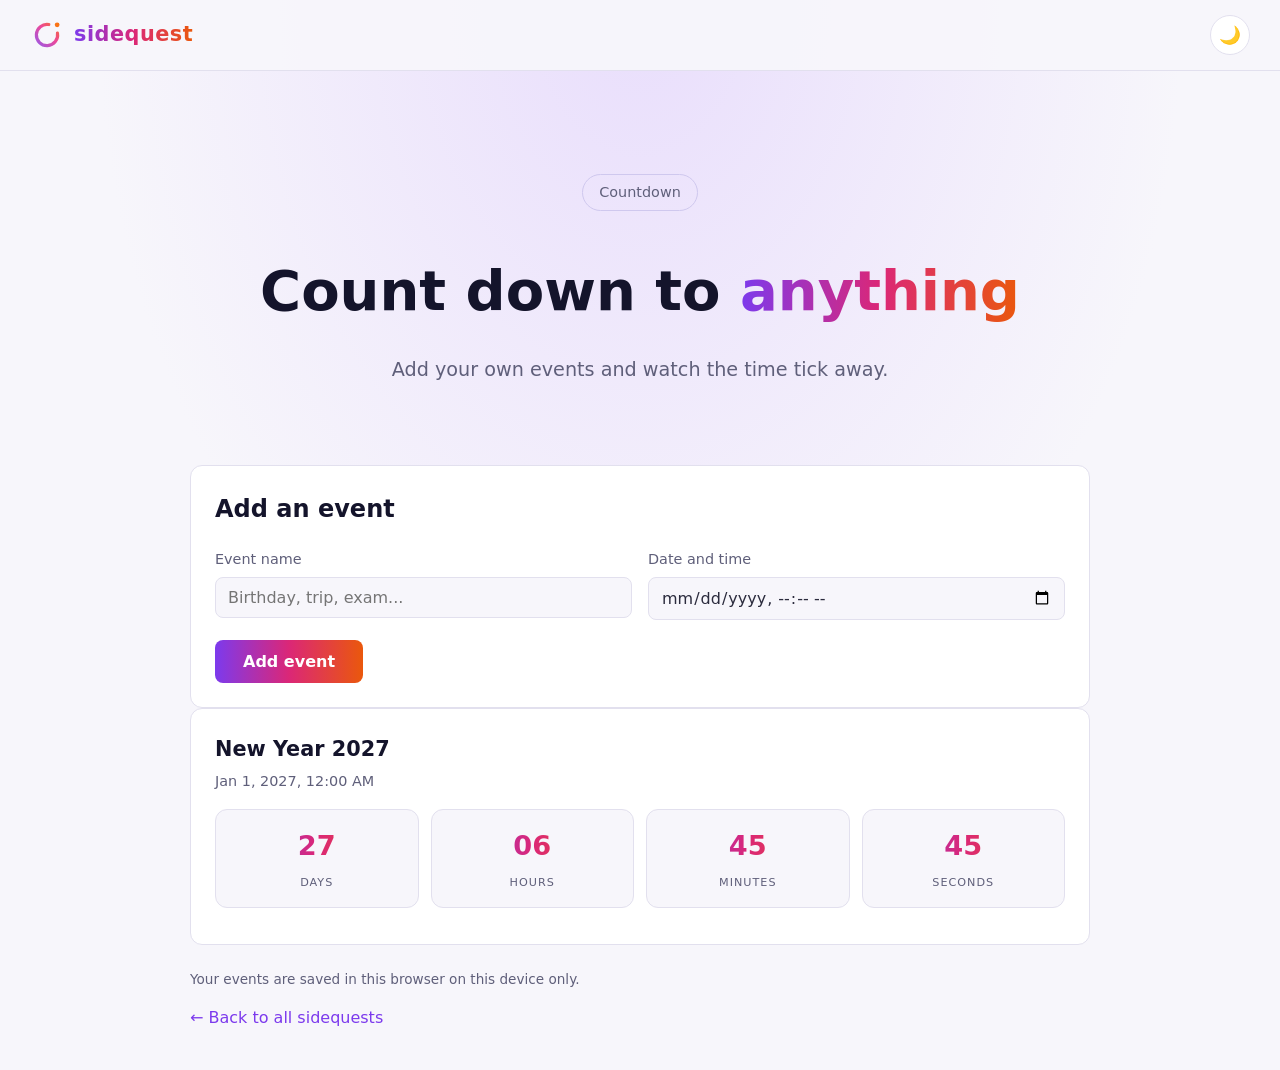
<file: countdown.html>
<!DOCTYPE html>
<html lang="en">
<head>
    <meta charset="UTF-8">
    <title>Countdown | Sidequest</title>
    <meta name="viewport" content="width=device-width, initial-scale=1">
    <link rel="icon" type="image/svg+xml" href="logo.svg">
    <link rel="stylesheet" href="style.css?v=3">
    <script>
        (function () {
            var theme = null;
            try { theme = localStorage.getItem("theme"); } catch (e) {}
            if (!theme) {
                theme = window.matchMedia("(prefers-color-scheme: light)").matches ? "light" : "dark";
            }
            document.documentElement.setAttribute("data-theme", theme);
        })();
    </script>
</head>
<body>
    <nav>
        <a href="index.html" class="logo" aria-label="Sidequest home">
    <svg class="logo-mark" viewBox="0 0 64 64" aria-hidden="true">
        <defs>
            <linearGradient id="logo-grad" x1="8" y1="56" x2="56" y2="8" gradientUnits="userSpaceOnUse">
                <stop offset="0" stop-color="#8b5cf6"/>
                <stop offset="0.55" stop-color="#ec4899"/>
                <stop offset="1" stop-color="#f97316"/>
            </linearGradient>
        </defs>
        <path d="M51.7 28.53A20 20 0 1 1 35.47 12.3" fill="none" stroke="url(#logo-grad)" stroke-width="6" stroke-linecap="round"/>
        <circle cx="51.09" cy="12.91" r="4.5" fill="#f97316"/>
    </svg>
    <span>sidequest</span>
</a>
        <button id="theme-toggle" aria-label="Switch between dark and light theme">☀️</button>
    </nav>

    <section class="hero">
        <p class="tag">Countdown</p>
        <h1>Count down to <span class="gradient">anything</span></h1>
        <p class="subtitle">Add your own events and watch the time tick away.</p>
    </section>

    <section>
        <form id="event-form" class="event-form">
            <h2 id="form-title">Add an event</h2>
            <div class="form-grid">
                <label>Event name
                    <input type="text" id="name-input" maxlength="40" placeholder="Birthday, trip, exam..." required>
                </label>
                <label>Date and time
                    <input type="datetime-local" id="date-input" required>
                </label>
            </div>
            <div class="form-actions">
                <button type="submit" class="btn" id="save-btn">Add event</button>
                <button type="button" class="small-btn" id="cancel-btn" hidden>Cancel</button>
            </div>
        </form>
    </section>

    <section>
        <div id="events" class="events"></div>
        <p class="note">Your events are saved in this browser on this device only.</p>
        <a href="index.html" class="back-link">← Back to all sidequests</a>
    </section>

    <script src="theme.js"></script>
    <script>
        const STORAGE_KEY = "sidequest-events";
        let events = [];
        let editingId = null;
        let cards = [];

        const form = document.getElementById("event-form");
        const nameInput = document.getElementById("name-input");
        const dateInput = document.getElementById("date-input");
        const formTitle = document.getElementById("form-title");
        const saveBtn = document.getElementById("save-btn");
        const cancelBtn = document.getElementById("cancel-btn");

        function loadEvents() {
            try {
                const saved = localStorage.getItem(STORAGE_KEY);
                events = saved ? JSON.parse(saved) : [];
            } catch (e) {
                events = [];
            }
        }

        function saveEvents() {
            try {
                localStorage.setItem(STORAGE_KEY, JSON.stringify(events));
            } catch (e) {}
        }

        function pad(number) {
            return String(number).padStart(2, "0");
        }

        function makeEl(tag, className, text) {
            const node = document.createElement(tag);
            if (className) node.className = className;
            if (text !== undefined) node.textContent = text;
            return node;
        }

        function getAllEvents() {
            const now = new Date();
            const newYear = new Date(now.getFullYear() + 1, 0, 1);
            const list = [{
                id: "new-year",
                name: "New Year " + newYear.getFullYear(),
                date: newYear,
                builtIn: true
            }];

            events.forEach((ev) => {
                const date = new Date(ev.date);
                if (!isNaN(date)) {
                    list.push({ id: ev.id, name: ev.name, date: date, builtIn: false });
                }
            });

            return list.sort((a, b) => a.date - b.date);
        }

        function renderEvents() {
            const container = document.getElementById("events");
            container.textContent = "";
            cards = [];

            getAllEvents().forEach((ev) => {
                const card = makeEl("div", "event-card");

                const head = makeEl("div", "event-head");
                head.appendChild(makeEl("h3", "", ev.name));
                head.appendChild(makeEl("p", "event-date",
                    ev.date.toLocaleString(undefined, { dateStyle: "medium", timeStyle: "short" })));
                card.appendChild(head);

                const row = makeEl("div", "mini-countdown");
                const refs = {};
                ["days", "hours", "minutes", "seconds"].forEach((unit) => {
                    const box = makeEl("div", "time-box");
                    const number = makeEl("span", "", "00");
                    box.appendChild(number);
                    box.appendChild(makeEl("small", "", unit));
                    row.appendChild(box);
                    refs[unit] = number;
                });
                card.appendChild(row);

                const status = makeEl("p", "event-status", "");
                card.appendChild(status);

                if (!ev.builtIn) {
                    const actions = makeEl("div", "event-actions");

                    const editBtn = makeEl("button", "small-btn", "Edit");
                    editBtn.type = "button";
                    editBtn.addEventListener("click", () => startEdit(ev.id));

                    const deleteBtn = makeEl("button", "small-btn danger", "Delete");
                    deleteBtn.type = "button";
                    deleteBtn.addEventListener("click", () => deleteEvent(ev.id, ev.name));

                    actions.appendChild(editBtn);
                    actions.appendChild(deleteBtn);
                    card.appendChild(actions);
                }

                container.appendChild(card);
                cards.push({ date: ev.date, refs: refs, status: status });
            });

            tick();
        }

        function tick() {
            const now = new Date();
            cards.forEach((card) => {
                let diff = card.date - now;
                const isOver = diff <= 0;
                if (isOver) diff = 0;

                card.refs.days.textContent = pad(Math.floor(diff / (1000 * 60 * 60 * 24)));
                card.refs.hours.textContent = pad(Math.floor((diff / (1000 * 60 * 60)) % 24));
                card.refs.minutes.textContent = pad(Math.floor((diff / (1000 * 60)) % 60));
                card.refs.seconds.textContent = pad(Math.floor((diff / 1000) % 60));
                card.status.textContent = isOver ? "It's here! 🎉" : "";
            });
        }

        function resetForm() {
            editingId = null;
            form.reset();
            formTitle.textContent = "Add an event";
            saveBtn.textContent = "Add event";
            cancelBtn.hidden = true;
        }

        function startEdit(id) {
            const target = events.find((ev) => ev.id === id);
            if (!target) return;

            editingId = id;
            nameInput.value = target.name;
            dateInput.value = target.date;
            formTitle.textContent = "Edit event";
            saveBtn.textContent = "Save changes";
            cancelBtn.hidden = false;
            form.scrollIntoView({ behavior: "smooth", block: "center" });
            nameInput.focus();
        }

        function deleteEvent(id, name) {
            if (!confirm('Delete "' + name + '"?')) return;
            events = events.filter((ev) => ev.id !== id);
            if (editingId === id) resetForm();
            saveEvents();
            renderEvents();
        }

        form.addEventListener("submit", (e) => {
            e.preventDefault();
            const name = nameInput.value.trim();
            const dateValue = dateInput.value;
            if (!name || !dateValue) return;

            if (editingId) {
                const target = events.find((ev) => ev.id === editingId);
                if (target) {
                    target.name = name;
                    target.date = dateValue;
                }
            } else {
                events.push({ id: String(Date.now()), name: name, date: dateValue });
            }

            saveEvents();
            resetForm();
            renderEvents();
        });

        cancelBtn.addEventListener("click", resetForm);

        loadEvents();
        renderEvents();
        setInterval(tick, 1000);
    </script>
</body>
</html>
</file>
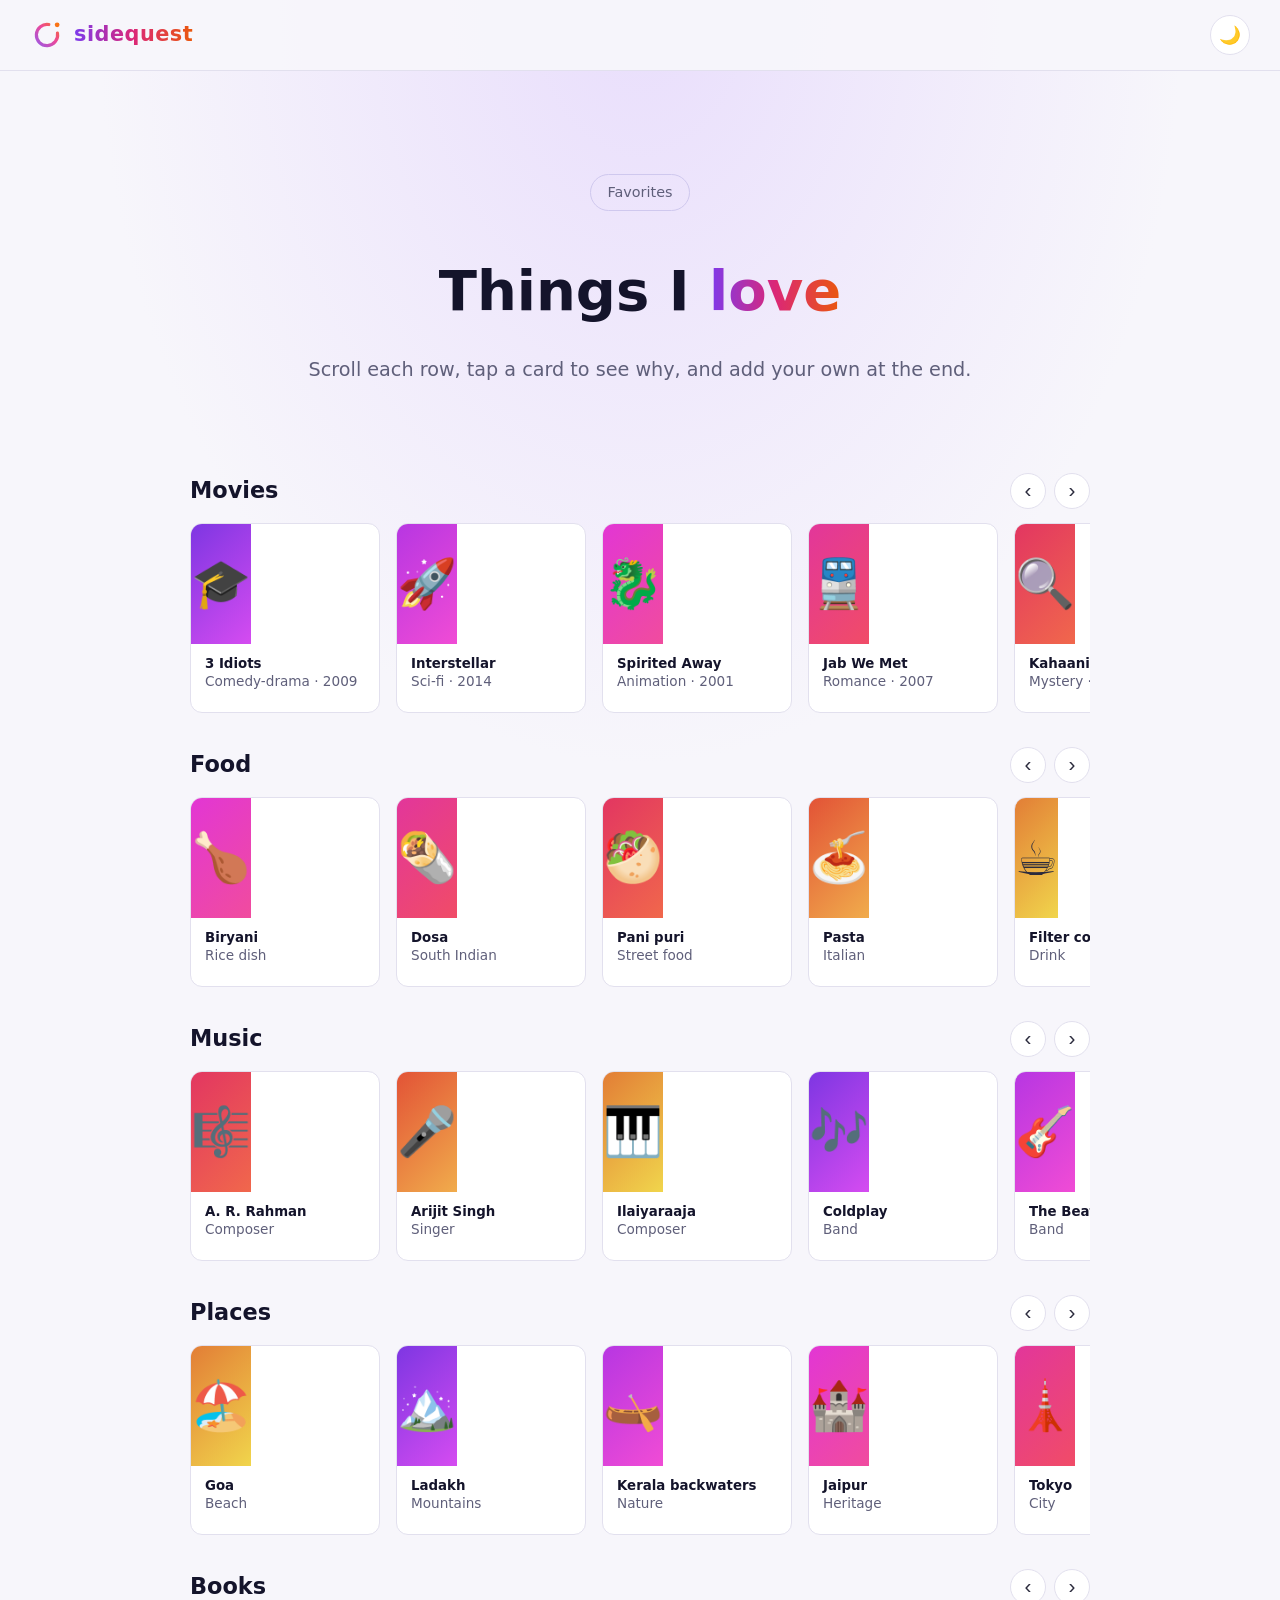
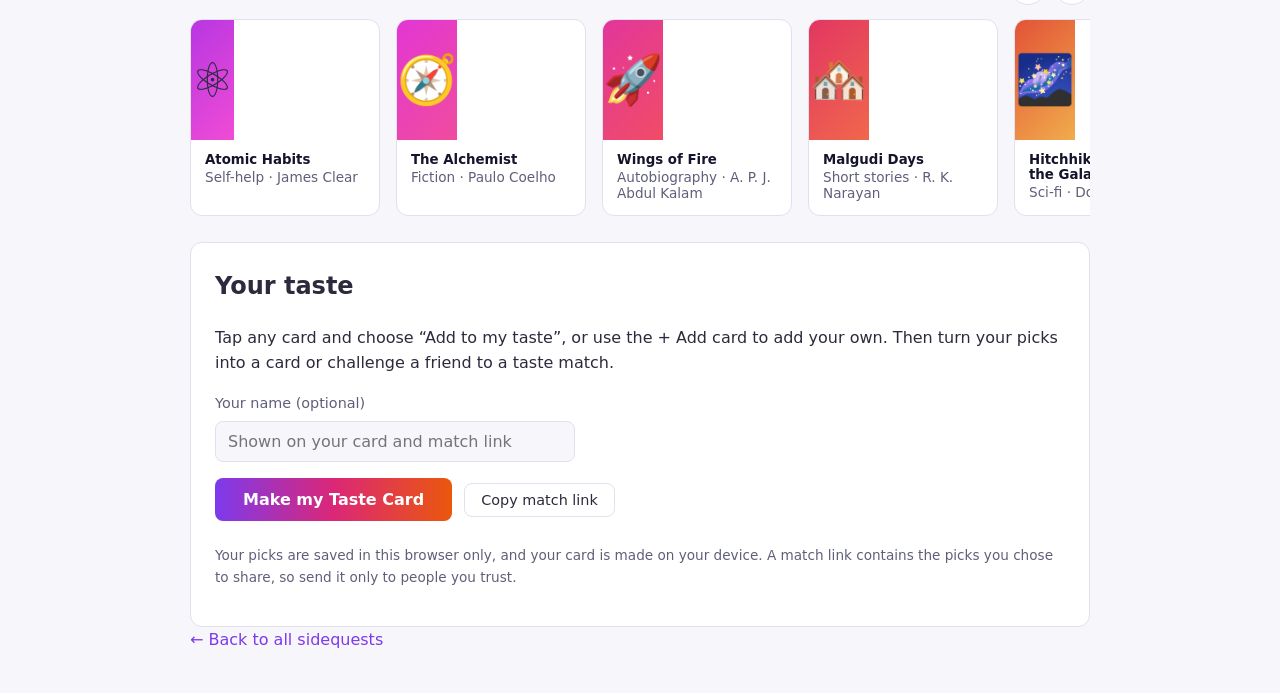
<file: favorites.html>
<!DOCTYPE html>
<html lang="en">
<head>
    <meta charset="UTF-8">
    <title>Favorites | Sidequest</title>
    <meta name="viewport" content="width=device-width, initial-scale=1">
    <meta name="description" content="Movies, food, music, books, and places I love.">
    <link rel="icon" type="image/svg+xml" href="logo.svg">
    <link rel="stylesheet" href="style.css">
    <script>
        (function () {
            var theme = null;
            try { theme = localStorage.getItem("theme"); } catch (e) {}
            if (!theme) {
                theme = window.matchMedia("(prefers-color-scheme: light)").matches ? "light" : "dark";
            }
            document.documentElement.setAttribute("data-theme", theme);
        })();
    </script>
</head>
<body>
    <nav>
        <a href="index.html" class="logo" aria-label="Sidequest home">
            <svg class="logo-mark" viewBox="0 0 64 64" aria-hidden="true">
                <defs>
                    <linearGradient id="logo-grad" x1="8" y1="56" x2="56" y2="8" gradientUnits="userSpaceOnUse">
                        <stop offset="0" stop-color="#8b5cf6"/>
                        <stop offset="0.55" stop-color="#ec4899"/>
                        <stop offset="1" stop-color="#f97316"/>
                    </linearGradient>
                </defs>
                <path d="M51.7 28.53A20 20 0 1 1 35.47 12.3" fill="none" stroke="url(#logo-grad)" stroke-width="6" stroke-linecap="round"/>
                <circle cx="51.09" cy="12.91" r="4.5" fill="#f97316"/>
            </svg>
            <span>sidequest</span>
        </a>
        <button id="theme-toggle" aria-label="Switch between dark and light theme">☀️</button>
    </nav>

    <section class="hero">
        <p class="tag">Favorites</p>
        <h1>Things I <span class="gradient">love</span></h1>
        <p class="subtitle">Scroll each row, tap a card to see why, and add your own at the end.</p>
    </section>

    <div id="rows"></div>

    <section class="taste">
        <h2>Your taste</h2>
        <p>Tap any card and choose “Add to my taste”, or use the + Add card to add your own. Then turn your picks into a card or challenge a friend to a taste match.</p>
        <label class="taste-name">Your name (optional)
            <input type="text" id="taste-name" maxlength="30" placeholder="Shown on your card and match link">
        </label>
        <div class="taste-actions">
            <button type="button" class="btn" id="card-btn">Make my Taste Card</button>
            <button type="button" class="small-btn" id="link-btn">Copy match link</button>
            <button type="button" class="small-btn" id="match-btn" hidden>See match</button>
        </div>
        <p class="note" id="taste-msg" role="status"></p>
        <p class="note">Your picks are saved in this browser only, and your card is made on your device. A match link contains the picks you chose to share, so send it only to people you trust.</p>
    </section>

    <section>
        <a href="index.html" class="back-link">← Back to all sidequests</a>
    </section>

    <dialog class="detail" id="detail" aria-labelledby="detail-title">
        <div class="detail-art" id="detail-art">⭐</div>
        <div class="detail-body">
            <h3 id="detail-title"></h3>
            <p class="detail-meta" id="detail-meta"></p>
            <p class="detail-note" id="detail-note"></p>
            <div class="detail-actions">
                <button type="button" class="small-btn" id="like-btn" hidden>♡ Add to my taste</button>
                <button type="button" class="small-btn danger" id="remove-btn" hidden>Remove</button>
                <form method="dialog">
                    <button class="small-btn">Close</button>
                </form>
            </div>
        </div>
    </dialog>

    <dialog class="detail" id="add-dialog" aria-labelledby="add-title">
        <form id="add-form" class="add-form">
            <h3 id="add-title">Add a favorite</h3>
            <label>Name
                <input type="text" id="add-name" maxlength="40" placeholder="What is it?" required>
            </label>
            <label>Short label (optional)
                <input type="text" id="add-meta" maxlength="30" placeholder="Genre, cuisine, artist, city...">
            </label>
            <label>Why you love it (optional)
                <textarea id="add-note" maxlength="120" rows="3" placeholder="One line is plenty"></textarea>
            </label>
            <label>Emoji (optional)
                <input type="text" id="add-emoji" maxlength="8" placeholder="⭐">
            </label>
            <p class="form-error" id="add-error" role="alert"></p>
            <div class="detail-actions">
                <button type="submit" class="btn">Add</button>
                <button type="button" class="small-btn" id="add-cancel">Cancel</button>
            </div>
        </form>
    </dialog>

    <dialog class="detail wide" id="card-dialog" aria-labelledby="card-dialog-title">
        <div class="dialog-pad">
            <h3 id="card-dialog-title">Your Taste Card</h3>
            <div class="chips card-styles" id="card-styles">
                <button type="button" class="chip" data-style="paper" aria-pressed="true">Paper</button>
                <button type="button" class="chip" data-style="mono" aria-pressed="false">Mono</button>
                <button type="button" class="chip" data-style="ocean" aria-pressed="false">Ocean</button>
            </div>
            <canvas id="card-canvas" class="card-canvas" aria-label="Preview of your Taste Card"></canvas>
            <div class="detail-actions">
                <button type="button" class="btn" id="download-btn">Download image</button>
                <button type="button" class="small-btn" id="share-btn" hidden>Share</button>
                <button type="button" class="small-btn" id="card-close">Close</button>
            </div>
        </div>
    </dialog>

    <dialog class="detail wide" id="match-dialog" aria-labelledby="match-title">
        <div class="dialog-pad">
            <h3 id="match-title">Taste match</h3>
            <div id="match-content"></div>
            <div class="detail-actions">
                <button type="button" class="small-btn" id="match-close">Close</button>
            </div>
        </div>
    </dialog>

    <script src="theme.js"></script>
    <script src="favorites-data.js"></script>
    <script>
        const STORAGE_KEY = "sidequest-my-favorites";
        const LIKED_KEY = "sidequest-liked-picks";
        const NAME_KEY = "sidequest-taste-name";
        const MAX_OWN = 20;
        const MAX_SHARE = 10;
        const CARD_PER_ROW = 3;
        const ROW_EMOJI = { "Movies": "🎬", "Food": "🍽️", "Music": "🎵", "Places": "📍", "Books": "📚" };
        const HUES = [265, 285, 305, 325, 345, 10, 25];
        const FONT = '"Segoe UI", system-ui, -apple-system, "Apple Color Emoji", "Segoe UI Emoji", "Noto Color Emoji", sans-serif';
        const reduceMotion = window.matchMedia("(prefers-reduced-motion: reduce)").matches;

        // Three Taste Card looks, each different from the website's own style.
        const CARD_THEMES = {
            paper: {
                bg: ["#f5ede0", "#efe4d2"], ink: "#2b2118", muted: "#7a6a58", accent: "#d6452b",
                font: 'Georgia, "Times New Roman", "Apple Color Emoji", "Segoe UI Emoji", "Noto Color Emoji", serif'
            },
            mono: {
                bg: ["#111111", "#111111"], ink: "#ffffff", muted: "#a3a3a3", accent: "#d4ff3a",
                font: '"Courier New", Consolas, "Apple Color Emoji", "Segoe UI Emoji", "Noto Color Emoji", monospace'
            },
            ocean: {
                bg: ["#0e7490", "#1e3a8a"], ink: "#ffffff", muted: "#bae6fd", accent: "#a5f3fc",
                font: FONT
            }
        };

        const rowsBox = document.getElementById("rows");
        const dialog = document.getElementById("detail");
        const dArt = document.getElementById("detail-art");
        const dTitle = document.getElementById("detail-title");
        const dMeta = document.getElementById("detail-meta");
        const dNote = document.getElementById("detail-note");
        const likeBtn = document.getElementById("like-btn");
        const removeBtn = document.getElementById("remove-btn");

        const addDialog = document.getElementById("add-dialog");
        const addForm = document.getElementById("add-form");
        const addTitle = document.getElementById("add-title");
        const nameInput = document.getElementById("add-name");
        const metaInput = document.getElementById("add-meta");
        const noteInput = document.getElementById("add-note");
        const emojiInput = document.getElementById("add-emoji");
        const addError = document.getElementById("add-error");
        const addCancel = document.getElementById("add-cancel");

        const tasteName = document.getElementById("taste-name");
        const tasteMsg = document.getElementById("taste-msg");
        const cardBtn = document.getElementById("card-btn");
        const linkBtn = document.getElementById("link-btn");
        const matchBtn = document.getElementById("match-btn");
        const cardDialog = document.getElementById("card-dialog");
        const cardCanvas = document.getElementById("card-canvas");
        const styleChips = document.querySelectorAll("#card-styles .chip");
        const downloadBtn = document.getElementById("download-btn");
        const shareBtn = document.getElementById("share-btn");
        const cardClose = document.getElementById("card-close");
        const matchDialog = document.getElementById("match-dialog");
        const matchTitle = document.getElementById("match-title");
        const matchContent = document.getElementById("match-content");
        const matchClose = document.getElementById("match-close");

        let mine = loadStore(STORAGE_KEY);
        let liked = loadStore(LIKED_KEY);
        const sections = [];
        let currentItem = null;
        let currentIndex = 0;
        let addingRow = null;
        let addingIndex = 0;
        let friend = null;
        let msgTimer = null;
        let cardStyle = "paper";
        let cardGroups = [];
        let cardName = "";

        function loadStore(key) {
            try {
                const saved = JSON.parse(localStorage.getItem(key));
                if (saved && typeof saved === "object") return saved;
            } catch (e) {}
            return {};
        }

        function saveStore(key, value) {
            try {
                localStorage.setItem(key, JSON.stringify(value));
            } catch (e) {}
        }

        function makeEl(tag, className, text) {
            const node = document.createElement(tag);
            if (className) node.className = className;
            if (text !== undefined) node.textContent = text;
            return node;
        }

        // Keeps only the first emoji (or symbol) the person typed.
        function firstSymbol(text, fallback) {
            const trimmed = String(text).trim();
            if (!trimmed) return fallback;
            if (window.Intl && Intl.Segmenter) {
                const segmenter = new Intl.Segmenter(undefined, { granularity: "grapheme" });
                for (const part of segmenter.segment(trimmed)) return part.segment;
            }
            return Array.from(trimmed)[0];
        }

        // Makes titles comparable: "3 Idiots", "3 idiots!" and "3-idiots" all match.
        function norm(text) {
            return String(text).toLowerCase().normalize("NFKD").replace(/[^\p{L}\p{N}]+/gu, " ").trim();
        }

        async function copyText(text) {
            try {
                await navigator.clipboard.writeText(text);
                return true;
            } catch (e) {
                const area = document.createElement("textarea");
                area.value = text;
                area.style.position = "fixed";
                area.style.opacity = "0";
                document.body.appendChild(area);
                area.select();
                let ok = false;
                try { ok = document.execCommand("copy"); } catch (err) {}
                document.body.removeChild(area);
                return ok;
            }
        }

        function isLiked(rowTitle, title) {
            return Array.isArray(liked[rowTitle]) && liked[rowTitle].includes(title);
        }

        function ownItems(row) {
            const list = Array.isArray(mine[row.title]) ? mine[row.title] : [];
            return list.filter((it) => it && typeof it.title === "string");
        }

        // Starter cards first (marked if liked), then whatever the visitor added.
        function allItems(row) {
            const starters = row.items.map((it) =>
                Object.assign({}, it, { liked: isLiked(row.title, it.title) }));
            const own = ownItems(row).map((it) => Object.assign({}, it, { mine: true }));
            return starters.concat(own);
        }

        // Everything the visitor counts as "their taste" in a row.
        function pickedFor(row) {
            const likedTitles = Array.isArray(liked[row.title]) ? liked[row.title] : [];
            const starters = likedTitles
                .map((t) => row.items.find((it) => it.title === t))
                .filter(Boolean);
            return ownItems(row).concat(starters);
        }

        function updateLikeBtn() {
            if (!currentItem || currentItem.mine) {
                likeBtn.hidden = true;
                return;
            }
            const on = isLiked(FAVORITES[currentIndex].title, currentItem.title);
            likeBtn.hidden = false;
            likeBtn.textContent = on ? "♥ In my taste" : "♡ Add to my taste";
            likeBtn.setAttribute("aria-pressed", on ? "true" : "false");
        }

        function openDetail(item, hue, rowIndex) {
            currentItem = item;
            currentIndex = rowIndex;
            dArt.textContent = item.emoji || "⭐";
            dArt.style.setProperty("--h", hue);
            dTitle.textContent = item.title;
            dMeta.textContent = item.meta || "";
            dNote.textContent = item.note || "";
            dNote.hidden = !item.note;
            removeBtn.hidden = !item.mine;
            updateLikeBtn();
            dialog.showModal();
        }

        function openAdd(row, index) {
            addingRow = row;
            addingIndex = index;
            addForm.reset();
            addError.textContent = "";
            addTitle.textContent = "Add to " + row.title;
            emojiInput.placeholder = ROW_EMOJI[row.title] || "⭐";
            addDialog.showModal();
            nameInput.focus();
        }

        function buildRow(row, rowIndex) {
            const section = makeEl("section", "fav-row");

            const head = makeEl("div", "row-head");
            head.appendChild(makeEl("h2", "", row.title));

            const arrows = makeEl("div", "row-arrows");
            const left = makeEl("button", "arrow", "‹");
            const right = makeEl("button", "arrow", "›");
            left.type = "button";
            right.type = "button";
            left.setAttribute("aria-label", "Scroll " + row.title + " left");
            right.setAttribute("aria-label", "Scroll " + row.title + " right");
            arrows.appendChild(left);
            arrows.appendChild(right);
            head.appendChild(arrows);

            const track = makeEl("div", "row-track");

            allItems(row).forEach((item, i) => {
                const hue = HUES[(i + rowIndex * 2) % HUES.length];

                const card = makeEl("button", "fav-card");
                card.type = "button";

                const art = makeEl("span", "fav-art", item.emoji || "⭐");
                art.style.setProperty("--h", hue);
                if (item.mine) {
                    art.appendChild(makeEl("span", "fav-badge", "Yours"));
                } else if (item.liked) {
                    art.appendChild(makeEl("span", "fav-badge", "♥ Liked"));
                }

                const body = makeEl("span", "fav-body");
                body.appendChild(makeEl("span", "fav-title", item.title));
                body.appendChild(makeEl("span", "fav-meta", item.meta || ""));

                card.appendChild(art);
                card.appendChild(body);
                card.addEventListener("click", () => openDetail(item, hue, rowIndex));
                track.appendChild(card);
            });

            const add = makeEl("button", "fav-card fav-add");
            add.type = "button";
            add.setAttribute("aria-label", "Add your own to " + row.title);
            add.appendChild(makeEl("span", "add-plus", "+"));
            add.appendChild(makeEl("span", "add-label", "Add"));
            add.addEventListener("click", () => openAdd(row, rowIndex));
            track.appendChild(add);

            function scrollRow(direction) {
                track.scrollBy({
                    left: direction * track.clientWidth * 0.8,
                    behavior: reduceMotion ? "auto" : "smooth"
                });
            }

            left.addEventListener("click", () => scrollRow(-1));
            right.addEventListener("click", () => scrollRow(1));

            section.appendChild(head);
            section.appendChild(track);
            return section;
        }

        // Rebuilds one row only, and keeps its scroll position.
        function rebuildRow(index, scrollToEnd) {
            const oldTrack = sections[index].querySelector(".row-track");
            const keep = oldTrack ? oldTrack.scrollLeft : 0;
            const fresh = buildRow(FAVORITES[index], index);
            rowsBox.replaceChild(fresh, sections[index]);
            sections[index] = fresh;
            const track = fresh.querySelector(".row-track");
            track.scrollLeft = scrollToEnd ? track.scrollWidth : keep;
        }

        FAVORITES.forEach((row, index) => {
            const section = buildRow(row, index);
            sections.push(section);
            rowsBox.appendChild(section);
        });

        addForm.addEventListener("submit", (e) => {
            e.preventDefault();
            const row = addingRow;
            const title = nameInput.value.trim();
            if (!row || !title) return;

            const list = Array.isArray(mine[row.title]) ? mine[row.title] : [];

            if (allItems(row).some((it) => it.title.toLowerCase() === title.toLowerCase())) {
                addError.textContent = "That one is already in this row. Tap its card and choose “Add to my taste”.";
                return;
            }
            if (list.length >= MAX_OWN) {
                addError.textContent = "You can add up to " + MAX_OWN + " in each row.";
                return;
            }

            list.push({
                id: String(Date.now()),
                title: title,
                meta: metaInput.value.trim(),
                note: noteInput.value.trim(),
                emoji: firstSymbol(emojiInput.value, ROW_EMOJI[row.title] || "⭐")
            });

            mine[row.title] = list;
            saveStore(STORAGE_KEY, mine);
            addDialog.close();
            rebuildRow(addingIndex, true);
        });

        addCancel.addEventListener("click", () => addDialog.close());

        likeBtn.addEventListener("click", () => {
            if (!currentItem || currentItem.mine) return;
            const rowTitle = FAVORITES[currentIndex].title;
            const list = Array.isArray(liked[rowTitle]) ? liked[rowTitle] : [];

            if (list.includes(currentItem.title)) {
                liked[rowTitle] = list.filter((t) => t !== currentItem.title);
            } else {
                liked[rowTitle] = list.concat(currentItem.title);
            }

            saveStore(LIKED_KEY, liked);
            updateLikeBtn();
            rebuildRow(currentIndex, false);
        });

        removeBtn.addEventListener("click", () => {
            if (!currentItem || !currentItem.mine) return;
            if (!confirm("Remove “" + currentItem.title + "” from your favorites?")) return;

            const row = FAVORITES[currentIndex];
            mine[row.title] = ownItems(row).filter((it) => it.id !== currentItem.id);
            saveStore(STORAGE_KEY, mine);
            dialog.close();
            rebuildRow(currentIndex, false);
        });

        // Clicking the dark area outside any window closes it.
        [dialog, addDialog, cardDialog, matchDialog].forEach((d) => {
            d.addEventListener("click", (e) => {
                if (e.target === d) d.close();
            });
        });

        // ------------------------------------------------------------
        // Your taste: name, Taste Card, and Taste Match
        // ------------------------------------------------------------
        try {
            tasteName.value = localStorage.getItem(NAME_KEY) || "";
        } catch (e) {}

        tasteName.addEventListener("input", () => {
            try { localStorage.setItem(NAME_KEY, tasteName.value.trim()); } catch (e) {}
        });

        function getName() {
            return tasteName.value.trim().slice(0, 30);
        }

        function showTasteMsg(text) {
            tasteMsg.textContent = text;
            clearTimeout(msgTimer);
            msgTimer = setTimeout(() => { tasteMsg.textContent = ""; }, 7000);
        }

        const NEED_PICKS = "Pick a few favorites first: tap any card and choose “Add to my taste”, or use the + Add card to add your own.";

        // The visitor's picks (liked and added), grouped by row, in row order.
        function myPicks(limit) {
            const out = [];
            FAVORITES.forEach((row) => {
                const items = pickedFor(row).slice(0, limit);
                if (items.length) out.push({ row: row.title, items: items });
            });
            return out;
        }

        // ---- Taste Card (drawn on a canvas, never uploaded) ----
        function fitText(ctx, text, maxWidth) {
            if (ctx.measureText(text).width <= maxWidth) return text;
            const chars = Array.from(text);
            while (chars.length > 1 && ctx.measureText(chars.join("") + "…").width > maxWidth) {
                chars.pop();
            }
            return chars.join("").trimEnd() + "…";
        }

        function spacing(ctx, px) {
            if ("letterSpacing" in ctx) ctx.letterSpacing = px + "px";
        }

        function panel(ctx, x, y, w, h, r) {
            ctx.beginPath();
            if (ctx.roundRect) {
                ctx.roundRect(x, y, w, h, r);
            } else {
                ctx.rect(x, y, w, h);
            }
            ctx.fill();
        }

        // The Sidequest mark: an open ring with a dot stepping out of it.
        function drawLogo(ctx, x, y, size, strokeColor, dotColor) {
            ctx.save();
            ctx.translate(x, y);
            ctx.scale(size / 64, size / 64);
            ctx.lineWidth = 6;
            ctx.lineCap = "round";
            ctx.strokeStyle = strokeColor;
            ctx.stroke(new Path2D("M51.7 28.53A20 20 0 1 1 35.47 12.3"));
            ctx.fillStyle = dotColor;
            ctx.beginPath();
            ctx.arc(51.09, 12.91, 4.5, 0, Math.PI * 2);
            ctx.fill();
            ctx.restore();
        }

        function drawCard(name, groups, key) {
            const t = CARD_THEMES[key] || CARD_THEMES.paper;
            const W = 1080;
            const PAD = 90;
            const rowsHeight = groups.reduce((sum, g) => sum + 90 + g.items.length * 66 + 40, 0);
            const H = 440 + rowsHeight + 170;

            cardCanvas.width = W;
            cardCanvas.height = H;
            const ctx = cardCanvas.getContext("2d");
            ctx.textAlign = "left";
            ctx.textBaseline = "alphabetic";

            const bg = ctx.createLinearGradient(0, 0, 0, H);
            bg.addColorStop(0, t.bg[0]);
            bg.addColorStop(1, t.bg[1]);
            ctx.fillStyle = bg;
            ctx.fillRect(0, 0, W, H);

            // Decoration that gives each look its own character.
            if (key === "paper") {
                ctx.strokeStyle = t.ink;
                ctx.lineWidth = 4;
                ctx.strokeRect(34, 34, W - 68, H - 68);
                ctx.lineWidth = 1.5;
                ctx.strokeRect(50, 50, W - 100, H - 100);
            } else if (key === "mono") {
                ctx.fillStyle = t.accent;
                ctx.fillRect(0, 0, W, 28);
                ctx.fillRect(0, H - 28, W, 28);
            } else if (key === "ocean") {
                ctx.fillStyle = "rgba(255, 255, 255, 0.07)";
                ctx.beginPath();
                ctx.arc(W - 40, 80, 260, 0, Math.PI * 2);
                ctx.fill();
                ctx.beginPath();
                ctx.arc(60, H - 40, 200, 0, Math.PI * 2);
                ctx.fill();
            }

            drawLogo(ctx, PAD, 80, 72, t.accent, t.ink);
            ctx.fillStyle = t.ink;
            ctx.font = "700 40px " + t.font;
            ctx.fillText("sidequest", PAD + 92, 130);

            ctx.fillStyle = t.muted;
            ctx.font = "600 26px " + t.font;
            spacing(ctx, 5);
            ctx.fillText("TASTE CARD", PAD, 230);
            spacing(ctx, 0);

            const title = name ? name + "’s taste" : "My taste";
            ctx.fillStyle = t.ink;
            ctx.font = "700 84px " + t.font;
            ctx.fillText(fitText(ctx, key === "mono" ? title.toUpperCase() : title, W - PAD * 2), PAD, 335);

            ctx.fillStyle = t.accent;
            ctx.fillRect(PAD, 365, 140, 8);

            let y = 440;
            groups.forEach((g) => {
                const blockH = 90 + g.items.length * 66;

                if (key === "ocean") {
                    ctx.fillStyle = "rgba(255, 255, 255, 0.12)";
                    panel(ctx, PAD - 34, y - 14, W - PAD * 2 + 68, blockH + 8, 30);
                }

                const heading = g.row.toUpperCase();
                ctx.font = "700 28px " + t.font;
                spacing(ctx, 5);
                const hw = ctx.measureText(heading).width;

                if (key === "mono") {
                    ctx.fillStyle = t.accent;
                    ctx.fillRect(PAD, y, hw + 40, 50);
                    ctx.fillStyle = "#111111";
                    ctx.fillText(heading, PAD + 20, y + 36);
                } else {
                    ctx.fillStyle = t.accent;
                    ctx.fillText(heading, PAD, y + 36);
                    if (key === "paper") {
                        ctx.strokeStyle = t.muted;
                        ctx.lineWidth = 3;
                        ctx.lineCap = "round";
                        ctx.setLineDash([2, 10]);
                        ctx.beginPath();
                        ctx.moveTo(PAD + hw + 24, y + 26);
                        ctx.lineTo(W - PAD, y + 26);
                        ctx.stroke();
                        ctx.setLineDash([]);
                    }
                }
                spacing(ctx, 0);

                let iy = y + 90;
                g.items.forEach((it) => {
                    ctx.fillStyle = t.ink;
                    ctx.font = "400 40px " + t.font;
                    ctx.fillText(it.emoji || "⭐", PAD, iy + 34);
                    ctx.font = "500 40px " + t.font;
                    ctx.fillText(fitText(ctx, it.title, W - PAD * 2 - 80), PAD + 80, iy + 34);
                    iy += 66;
                });

                y += blockH + 40;
            });

            ctx.fillStyle = t.muted;
            ctx.font = "400 28px " + t.font;
            const where = location.hostname
                ? location.hostname + location.pathname.replace(/favorites\.html$/, "")
                : "sidequest";
            ctx.fillText("Make yours at " + where, PAD, H - 80);
        }

        cardBtn.addEventListener("click", () => {
            const groups = myPicks(CARD_PER_ROW);
            if (groups.length === 0) {
                showTasteMsg(NEED_PICKS);
                return;
            }
            cardGroups = groups;
            cardName = getName();
            drawCard(cardName, cardGroups, cardStyle);
            cardDialog.showModal();
        });

        styleChips.forEach((chip) => {
            chip.addEventListener("click", () => {
                cardStyle = chip.dataset.style;
                styleChips.forEach((c) => c.setAttribute("aria-pressed", c === chip ? "true" : "false"));
                drawCard(cardName, cardGroups, cardStyle);
            });
        });

        downloadBtn.addEventListener("click", () => {
            const link = document.createElement("a");
            link.download = "my-taste-card.png";
            link.href = cardCanvas.toDataURL("image/png");
            link.click();
        });

        if (navigator.share && typeof navigator.canShare === "function") {
            shareBtn.hidden = false;
        }

        shareBtn.addEventListener("click", () => {
            cardCanvas.toBlob((blob) => {
                if (!blob) return;
                const file = new File([blob], "my-taste-card.png", { type: "image/png" });
                if (navigator.canShare({ files: [file] })) {
                    navigator.share({ files: [file], title: "My Taste Card" }).catch(() => {});
                }
            });
        });

        cardClose.addEventListener("click", () => cardDialog.close());

        // ---- Taste Match (data travels inside the link, after the #) ----
        function encodePayload(obj) {
            const bytes = new TextEncoder().encode(JSON.stringify(obj));
            let bin = "";
            bytes.forEach((b) => { bin += String.fromCharCode(b); });
            return btoa(bin).replace(/\+/g, "-").replace(/\//g, "_").replace(/=+$/, "");
        }

        function decodePayload(text) {
            const bin = atob(text.replace(/-/g, "+").replace(/_/g, "/"));
            const bytes = Uint8Array.from(bin, (c) => c.charCodeAt(0));
            return JSON.parse(new TextDecoder().decode(bytes));
        }

        // Anything arriving from a link is untrusted, so it is checked and trimmed.
        function cleanPayload(raw) {
            if (!raw || typeof raw !== "object" || !raw.r || typeof raw.r !== "object") return null;
            const out = { n: typeof raw.n === "string" ? raw.n.slice(0, 30).trim() : "", r: {} };
            let count = 0;

            FAVORITES.forEach((row) => {
                const list = raw.r[row.title];
                if (!Array.isArray(list)) return;
                const seen = new Set();
                out.r[row.title] = [];

                list.slice(0, MAX_SHARE).forEach((entry) => {
                    if (!Array.isArray(entry) || typeof entry[0] !== "string") return;
                    const title = entry[0].slice(0, 40).trim();
                    const key = norm(title);
                    if (!title || !key || seen.has(key)) return;
                    seen.add(key);
                    out.r[row.title].push({
                        title: title,
                        emoji: firstSymbol(typeof entry[1] === "string" ? entry[1].slice(0, 8) : "", "⭐")
                    });
                    count++;
                });
            });

            return count > 0 ? out : null;
        }

        function makeMatchLink() {
            const groups = myPicks(MAX_SHARE);
            if (groups.length === 0) return null;
            const payload = { n: getName(), r: {} };
            groups.forEach((g) => {
                payload.r[g.row] = g.items.map((it) => [it.title, it.emoji || "⭐"]);
            });
            return location.href.split("#")[0].split("?")[0] + "#match=" + encodePayload(payload);
        }

        linkBtn.addEventListener("click", async () => {
            const link = makeMatchLink();
            if (!link) {
                showTasteMsg(NEED_PICKS);
                return;
            }
            const ok = await copyText(link);
            showTasteMsg(ok
                ? "Match link copied. Send it to a friend, and they can see how your tastes compare."
                : "Couldn’t copy the link on this device.");
        });

        function addPills(parent, items) {
            const list = makeEl("div", "pill-list");
            items.forEach((it) => {
                list.appendChild(makeEl("span", "pill", (it.emoji || "⭐") + " " + it.title));
            });
            parent.appendChild(list);
        }

        function renderMatch() {
            matchContent.textContent = "";
            const who = friend.n || "Your friend";
            matchTitle.textContent = "Taste match with " + who;

            let totalTheirs = 0;
            let totalYours = 0;
            let sharedTotal = 0;
            const stats = [];

            FAVORITES.forEach((row) => {
                const theirs = friend.r[row.title] || [];
                const yours = pickedFor(row);
                const yourKeys = new Set(yours.map((it) => norm(it.title)));
                const theirKeys = new Set(theirs.map((it) => norm(it.title)));
                const shared = theirs.filter((it) => yourKeys.has(norm(it.title)));

                totalTheirs += theirs.length;
                totalYours += yours.length;
                sharedTotal += shared.length;

                if (theirs.length || yours.length) {
                    stats.push({
                        title: row.title,
                        theirs: theirs,
                        shared: shared,
                        theirOnly: theirs.length - shared.length,
                        yourOnly: yours.filter((it) => !theirKeys.has(norm(it.title))).length
                    });
                }
            });

            // The visitor has not picked any favorites yet.
            if (totalYours === 0) {
                matchContent.appendChild(makeEl("p", "", who + " shared their taste with you. Pick your own favorites on this page (tap a card and choose “Add to my taste”, or use + Add), then tap the “See match” button to compare."));
                stats.forEach((s) => {
                    if (!s.theirs.length) return;
                    matchContent.appendChild(makeEl("h4", "match-heading", s.title));
                    addPills(matchContent, s.theirs);
                });
                return;
            }

            const base = Math.min(totalTheirs, totalYours);
            const percent = base ? Math.min(100, Math.round((sharedTotal / base) * 100)) : 0;
            const label = percent === 0 ? "Opposites attract"
                : percent < 30 ? "Different flavors"
                : percent < 60 ? "Good overlap"
                : percent < 90 ? "Taste buddies"
                : "Taste twins";

            const score = makeEl("div", "match-score");
            score.appendChild(makeEl("span", "match-percent", percent + "%"));
            score.appendChild(makeEl("span", "match-label", label));
            matchContent.appendChild(score);

            const bar = makeEl("div", "match-bar");
            const fill = makeEl("div", "match-fill");
            fill.style.width = percent + "%";
            bar.appendChild(fill);
            matchContent.appendChild(bar);

            if (sharedTotal > 0) {
                matchContent.appendChild(makeEl("h4", "match-heading", "You both love"));
                stats.forEach((s) => {
                    if (!s.shared.length) return;
                    matchContent.appendChild(makeEl("p", "row-stat", s.title));
                    addPills(matchContent, s.shared);
                });
            } else {
                matchContent.appendChild(makeEl("p", "", "No shared favorites yet. That just means you have lots to recommend to each other."));
            }

            matchContent.appendChild(makeEl("h4", "match-heading", "Row by row"));
            stats.forEach((s) => {
                matchContent.appendChild(makeEl("p", "row-stat",
                    s.title + ": " + s.shared.length + " shared · " + s.theirOnly + " only them · " + s.yourOnly + " only you"));
            });

            matchContent.appendChild(makeEl("p", "note", "Just for fun. This only compares the favorites each of you picked here."));
        }

        function openMatch() {
            if (!friend) return;
            renderMatch();
            matchDialog.showModal();
        }

        function readMatchFromHash() {
            const found = location.hash.match(/^#match=([A-Za-z0-9_-]+)$/);
            if (!found) return;

            try {
                friend = cleanPayload(decodePayload(found[1]));
            } catch (e) {
                friend = null;
            }

            if (friend) {
                matchBtn.hidden = false;
                matchBtn.textContent = "See match with " + (friend.n || "your friend");
                openMatch();
            } else {
                showTasteMsg("That match link looks broken or empty.");
            }
        }

        matchBtn.addEventListener("click", openMatch);
        matchClose.addEventListener("click", () => matchDialog.close());
        window.addEventListener("hashchange", readMatchFromHash);
        readMatchFromHash();
    </script>
</body>
</html>
</file>
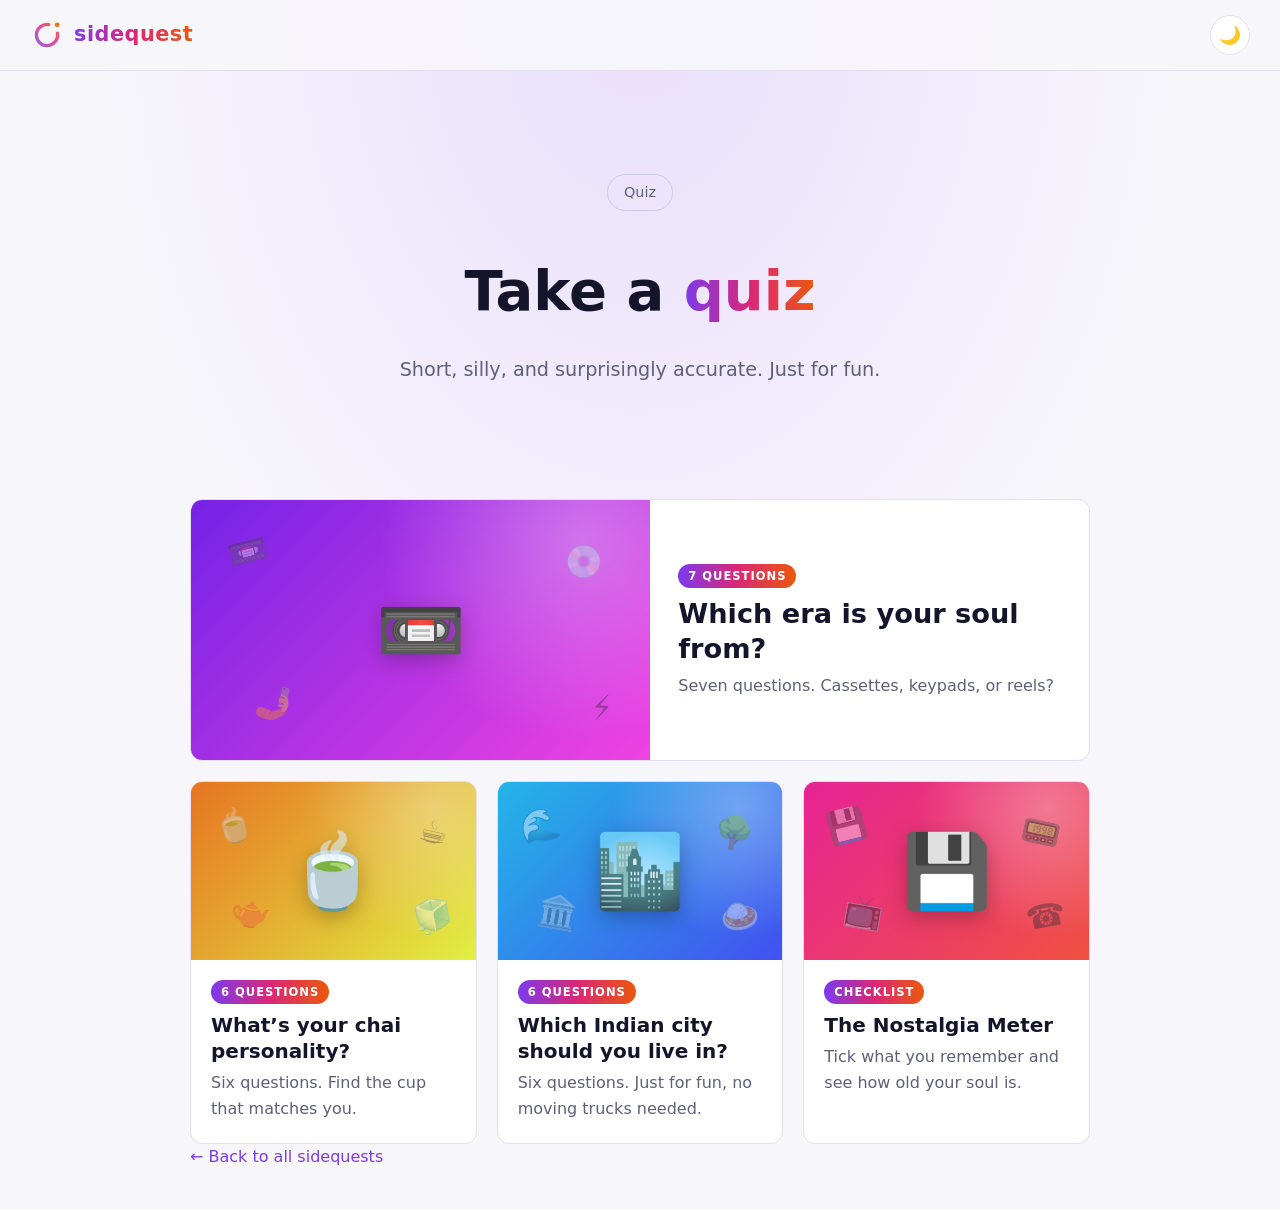
<file: quiz.html>
<!DOCTYPE html>
<html lang="en">
<head>
    <meta charset="UTF-8">
    <title>Quiz | Sidequest</title>
    <meta name="viewport" content="width=device-width, initial-scale=1">
    <meta name="description" content="Short, silly quizzes about eras, chai, cities, and nostalgia.">
    <link rel="icon" type="image/svg+xml" href="logo.svg">
    <link rel="stylesheet" href="style.css">
    <script>
        (function () {
            var theme = null;
            try { theme = localStorage.getItem("theme"); } catch (e) {}
            if (!theme) {
                theme = window.matchMedia("(prefers-color-scheme: light)").matches ? "light" : "dark";
            }
            document.documentElement.setAttribute("data-theme", theme);
        })();
    </script>
</head>
<body>
    <nav>
        <a href="index.html" class="logo" aria-label="Sidequest home">
            <svg class="logo-mark" viewBox="0 0 64 64" aria-hidden="true">
                <defs>
                    <linearGradient id="logo-grad" x1="8" y1="56" x2="56" y2="8" gradientUnits="userSpaceOnUse">
                        <stop offset="0" stop-color="#8b5cf6"/>
                        <stop offset="0.55" stop-color="#ec4899"/>
                        <stop offset="1" stop-color="#f97316"/>
                    </linearGradient>
                </defs>
                <path d="M51.7 28.53A20 20 0 1 1 35.47 12.3" fill="none" stroke="url(#logo-grad)" stroke-width="6" stroke-linecap="round"/>
                <circle cx="51.09" cy="12.91" r="4.5" fill="#f97316"/>
            </svg>
            <span>sidequest</span>
        </a>
        <button id="theme-toggle" aria-label="Switch between dark and light theme">☀️</button>
    </nav>

    <section class="hero" id="quiz-hero">
        <p class="tag">Quiz</p>
        <h1>Take a <span class="gradient">quiz</span></h1>
        <p class="subtitle">Short, silly, and surprisingly accurate. Just for fun.</p>
    </section>

    <section>
        <p class="match-count" id="quiz-error" role="alert"></p>
        <div id="quiz-app"></div>
        <a href="index.html" class="back-link">← Back to all sidequests</a>
    </section>

    <script>
        // Shows any script error on the page, so you can read it without the console.
        window.addEventListener("error", function (e) {
            var box = document.getElementById("quiz-error");
            if (box) {
                box.textContent = "Script error: " + e.message + " (" +
                    (e.filename || "").split("/").pop() + ", line " + e.lineno + ")";
            }
        });
    </script>
    <script src="theme.js"></script>
    <script src="quiz-data.js"></script>
    <script>
        const STORE = "sidequest-quiz-results";
        const app = document.getElementById("quiz-app");
        const hero = document.getElementById("quiz-hero");
        const reduceMotion = window.matchMedia("(prefers-reduced-motion: reduce)").matches;

        let results = loadResults();
        let active = null;
        let step = 0;
        let answers = [];
        let locked = false;
        let copyTimer = null;

        function loadResults() {
            try {
                const saved = JSON.parse(localStorage.getItem(STORE));
                if (saved && typeof saved === "object") return saved;
            } catch (e) {}
            return {};
        }

        function saveResult(id, title) {
            results[id] = title;
            try { localStorage.setItem(STORE, JSON.stringify(results)); } catch (e) {}
        }

        function makeEl(tag, className, text) {
            const node = document.createElement(tag);
            if (className) node.className = className;
            if (text !== undefined) node.textContent = text;
            return node;
        }

        function clearApp() {
            app.textContent = "";
        }

        async function copyText(text) {
            try {
                await navigator.clipboard.writeText(text);
                return true;
            } catch (e) {
                const area = document.createElement("textarea");
                area.value = text;
                area.style.position = "fixed";
                area.style.opacity = "0";
                document.body.appendChild(area);
                area.select();
                let ok = false;
                try { ok = document.execCommand("copy"); } catch (err) {}
                document.body.removeChild(area);
                return ok;
            }
        }

        const coverInfo = typeof COVERS !== "undefined" ? COVERS : {};

function makeCover(quiz, mainEmoji, size) {
    const info = coverInfo[quiz.id] || {};
    const cover = makeEl("div", "quiz-cover" + (size ? " " + size : ""));
    cover.setAttribute("aria-hidden", "true");
    cover.style.setProperty("--h", info.hue !== undefined ? info.hue : 265);

    (info.emojis || []).slice(0, 4).forEach((symbol, i) => {
        cover.appendChild(makeEl("span", "cover-dot d" + (i + 1), symbol));
    });
    cover.appendChild(makeEl("span", "cover-main", mainEmoji || quiz.emoji));

    // Optional real photo, drawn over the art. If it fails to load, the art stays.
    if (info.image && !size) {
        const img = document.createElement("img");
        img.src = info.image;
        img.alt = "";
        img.loading = "lazy";
        img.addEventListener("error", () => img.remove());
        cover.appendChild(img);
    }

    return cover;
}

function showHub() {
    active = null;
    hero.hidden = false;
    clearApp();

    const grid = makeEl("div", "quiz-grid");
    QUIZZES.forEach((quiz, index) => {
        const tile = makeEl("a", "card quiz-card" + (index === 0 ? " featured" : ""));
        tile.href = "#" + quiz.id;
        tile.appendChild(makeCover(quiz, quiz.emoji, ""));

        const body = makeEl("div", "quiz-card-body");
        const kind = quiz.type === "checklist" ? "Checklist" : quiz.questions.length + " questions";
        body.appendChild(makeEl("span", "quiz-kind", kind));
        body.appendChild(makeEl("h3", "", quiz.title));
        body.appendChild(makeEl("p", "", quiz.blurb));
        if (results[quiz.id]) {
            body.appendChild(makeEl("p", "quiz-last", "Your last result: " + results[quiz.id]));
        }
        tile.appendChild(body);
        grid.appendChild(tile);
    });
    app.appendChild(grid);
}

        function backButton(label, onClick) {
            const btn = makeEl("button", "small-btn", label);
            btn.type = "button";
            btn.addEventListener("click", onClick);
            return btn;
        }

        function renderQuestion() {
            clearApp();
            locked = false;

            const quiz = active;
            const q = quiz.questions[step];
            const total = quiz.questions.length;

            const box = makeEl("div", "quiz-box");

            const top = makeEl("div", "quiz-top");
            top.appendChild(backButton(step === 0 ? "← All quizzes" : "← Back", () => {
                if (step === 0) {
                    location.hash = "";
                } else {
                    step--;
                    answers.pop();
                    renderQuestion();
                }
            }));
            top.appendChild(makeEl("span", "quiz-count", "Question " + (step + 1) + " of " + total));
            box.appendChild(top);

            const bar = makeEl("div", "match-bar");
            const fill = makeEl("div", "match-fill");
            fill.style.width = (step / total * 100) + "%";
            bar.appendChild(fill);
            box.appendChild(bar);

            const heading = makeEl("h2", "quiz-q", q.q);
            heading.tabIndex = -1;
            box.appendChild(heading);

            const list = makeEl("div", "quiz-options");
            q.a.forEach((option) => {
                const btn = makeEl("button", "quiz-option", option[0]);
                btn.type = "button";
                btn.addEventListener("click", () => {
                    if (locked) return;
                    locked = true;
                    btn.classList.add("picked");
                    answers.push(option[1]);

                    const next = () => {
                        step++;
                        if (step >= total) {
                            showPersonalityResult();
                        } else {
                            renderQuestion();
                        }
                    };

                    if (reduceMotion) {
                        next();
                    } else {
                        setTimeout(next, 280);
                    }
                });
                list.appendChild(btn);
            });
            box.appendChild(list);

            app.appendChild(box);
            heading.focus();
        }

        // The result with the most answers wins. A tie is settled at random.
        function showPersonalityResult() {
            const counts = {};
            answers.forEach((key) => { counts[key] = (counts[key] || 0) + 1; });
            const best = Math.max.apply(null, Object.values(counts));
            const tied = Object.keys(counts).filter((key) => counts[key] === best);
            const winner = tied[Math.floor(Math.random() * tied.length)];
            const keys = Object.keys(active.results);
            renderResult(active.results[winner] || active.results[keys[0]], "");
        }

        function bandFor(score) {
            let found = active.bands[0];
            active.bands.forEach((band) => {
                if (score >= band.min) found = band;
            });
            return found;
        }

        function renderChecklist() {
            clearApp();
            const quiz = active;
            const ticked = new Set();

            const box = makeEl("div", "quiz-box");

            const top = makeEl("div", "quiz-top");
            top.appendChild(backButton("← All quizzes", () => { location.hash = ""; }));
            box.appendChild(top);

            const heading = makeEl("h2", "quiz-q", quiz.title);
            heading.tabIndex = -1;
            box.appendChild(heading);
            box.appendChild(makeEl("p", "hint", quiz.intro || ""));

            const list = makeEl("div", "quiz-options");
            const counter = makeEl("p", "quiz-count-live", "0 of " + quiz.items.length + " ticked");

            quiz.items.forEach((text, i) => {
                const btn = makeEl("button", "quiz-option check", text);
                btn.type = "button";
                btn.setAttribute("aria-pressed", "false");
                btn.addEventListener("click", () => {
                    if (ticked.has(i)) {
                        ticked.delete(i);
                    } else {
                        ticked.add(i);
                    }
                    btn.setAttribute("aria-pressed", ticked.has(i) ? "true" : "false");
                    counter.textContent = ticked.size + " of " + quiz.items.length + " ticked";
                });
                list.appendChild(btn);
            });
            box.appendChild(list);
            box.appendChild(counter);

            const go = makeEl("button", "btn", "See my score");
            go.type = "button";
            go.addEventListener("click", () => {
                const score = ticked.size;
                renderResult(bandFor(score), "You ticked " + score + " of " + quiz.items.length);
            });
            box.appendChild(go);

            app.appendChild(box);
            heading.focus();
        }

        function renderResult(res, extra) {
            clearApp();
            const quiz = active;
            saveResult(quiz.id, res.title);

            const box = makeEl("div", "quiz-box quiz-result");
            box.appendChild(makeCover(quiz, res.emoji, "banner"));
            box.appendChild(makeEl("p", "result-label", "Your result"));

            const title = makeEl("h2", "quiz-result-title gradient", res.title);
            title.tabIndex = -1;
            box.appendChild(title);

            if (extra) box.appendChild(makeEl("p", "quiz-score", extra));
            box.appendChild(makeEl("p", "quiz-result-text", res.text));

            if (res.traits && res.traits.length) {
                const tags = makeEl("div", "result-tags");
                res.traits.forEach((t) => tags.appendChild(makeEl("span", "pill", t)));
                box.appendChild(tags);
            }

            const link = location.href.split("#")[0] + "#" + quiz.id;
            const shareText = quiz.title + "\n" + (extra ? extra + ". " : "") +
                "I got: " + res.title + " " + res.emoji + "\nTake it too: " + link;

            const actions = makeEl("div", "detail-actions quiz-actions");

            const copyBtn = makeEl("button", "btn", "Copy my result");
            copyBtn.type = "button";
            copyBtn.addEventListener("click", async () => {
                const ok = await copyText(shareText);
                copyBtn.textContent = ok ? "Copied ✓" : "Couldn’t copy";
                clearTimeout(copyTimer);
                copyTimer = setTimeout(() => { copyBtn.textContent = "Copy my result"; }, 2000);
            });

            actions.appendChild(copyBtn);
            actions.appendChild(backButton("Retake", route));
            actions.appendChild(backButton("All quizzes", () => { location.hash = ""; }));
            box.appendChild(actions);

            app.appendChild(box);
            window.scrollTo(0, 0);
            title.focus();
        }

        function route() {
            const id = location.hash.replace("#", "");
            const quiz = QUIZZES.find((item) => item.id === id);
            window.scrollTo(0, 0);

            if (!quiz) {
                showHub();
                return;
            }

            active = quiz;
            step = 0;
            answers = [];
            hero.hidden = true;

            if (quiz.type === "checklist") {
                renderChecklist();
            } else {
                renderQuestion();
            }
        }

        window.addEventListener("hashchange", route);
        route();
    </script>
</body>
</html>
</file>
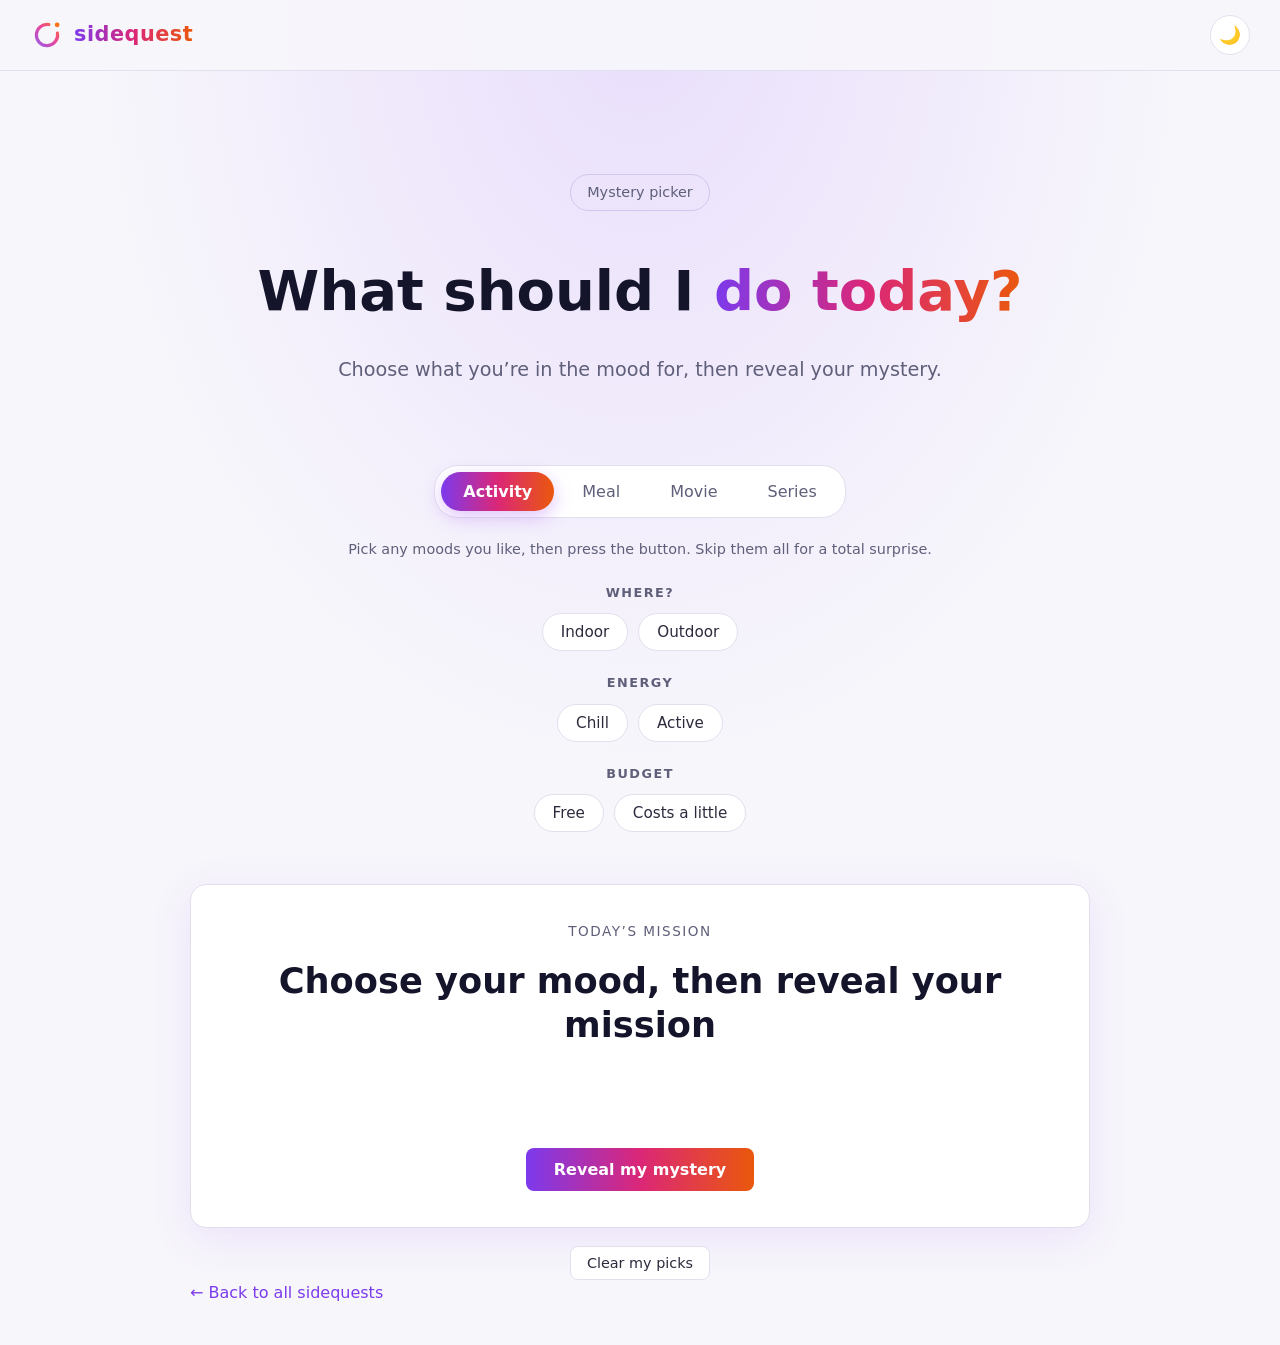
<file: randomizer.html>
<!DOCTYPE html>
<html lang="en">
<head>
    <meta charset="UTF-8">
    <title>Mystery Picker | Sidequest</title>
    <meta name="viewport" content="width=device-width, initial-scale=1">
    <link rel="icon" type="image/svg+xml" href="logo.svg">
    <link rel="stylesheet" href="style.css">
    <script>
        (function () {
            var theme = null;
            try { theme = localStorage.getItem("theme"); } catch (e) {}
            if (!theme) {
                theme = window.matchMedia("(prefers-color-scheme: light)").matches ? "light" : "dark";
            }
            document.documentElement.setAttribute("data-theme", theme);
        })();
    </script>
</head>
<body>
    <nav>
        <a href="index.html" class="logo" aria-label="Sidequest home">
    <svg class="logo-mark" viewBox="0 0 64 64" aria-hidden="true">
        <defs>
            <linearGradient id="logo-grad" x1="8" y1="56" x2="56" y2="8" gradientUnits="userSpaceOnUse">
                <stop offset="0" stop-color="#8b5cf6"/>
                <stop offset="0.55" stop-color="#ec4899"/>
                <stop offset="1" stop-color="#f97316"/>
            </linearGradient>
        </defs>
        <path d="M51.7 28.53A20 20 0 1 1 35.47 12.3" fill="none" stroke="url(#logo-grad)" stroke-width="6" stroke-linecap="round"/>
        <circle cx="51.09" cy="12.91" r="4.5" fill="#f97316"/>
    </svg>
    <span>sidequest</span>
</a>
        <button id="theme-toggle" aria-label="Switch between dark and light theme">☀️</button>
    </nav>

    <section class="hero">
        <p class="tag">Mystery picker</p>
        <h1>What should I <span class="gradient">do today?</span></h1>
        <p class="subtitle">Choose what you’re in the mood for, then reveal your mystery.</p>
    </section>

    <section>
        <div class="tabs" id="tabs">
            <button type="button" class="tab active" data-cat="activity">Activity</button>
            <button type="button" class="tab" data-cat="meal">Meal</button>
            <button type="button" class="tab" data-cat="movie">Movie</button>
            <button type="button" class="tab" data-cat="series">Series</button>
        </div>

        <p class="hint" id="hint"></p>

        <div class="filters" id="filters"></div>

        <p class="match-count" id="warning"></p>

        <div class="result-card">
            <p class="result-label" id="result-label">Today’s mission</p>
            <h2 class="result-text" id="result-text">Your mystery awaits</h2>
            <p class="result-note" id="result-note"></p>
            <div class="result-tags" id="result-tags"></div>
            <p class="result-disclaimer" id="result-disclaimer"></p>
            <div class="result-actions">
                <button type="button" class="btn" id="spin-btn">Reveal my mystery</button>
                <button type="button" class="small-btn" id="copy-btn" hidden>Copy result</button>
            </div>
        </div>

        <div class="picker-actions">
            <button type="button" class="small-btn" id="clear-btn">Clear my picks</button>
        </div>
        <a href="index.html" class="back-link">← Back to all sidequests</a>
    </section>

    <script>
        // Shows any script error on the page, so you can read it without the console.
        window.addEventListener("error", function (e) {
            var box = document.getElementById("warning");
            if (box) {
                box.textContent = "Script error: " + e.message + " (" +
                    (e.filename || "").split("/").pop() + ", line " + e.lineno + ")";
            }
        });
    </script>
    <script src="theme.js"></script>
    <script src="picker-data.js"></script>
    <script>
        // Turns the lists in picker-data.js into one flat list of items per category.
        function buildItems() {
            Object.keys(DATA).forEach((cat) => {
                const data = DATA[cat];
                const keys = data.filters.map((f) => f.key);

                if (data.groups) {
                    data.filters[0].options = Object.keys(data.groups);
                    data.items = [];

                    Object.keys(data.groups).forEach((groupName) => {
                        data.groups[groupName].forEach((entry) => {
                            const parts = Array.isArray(entry) ? entry : [entry];
                            const item = { name: parts[0] };
                            item[keys[0]] = groupName;
                            for (let i = 1; i < parts.length; i++) {
                                if (i < keys.length) {
                                    item[keys[i]] = parts[i];
                                } else if (i === keys.length) {
                                    item.note = parts[i];
                                }
                            }
                            data.items.push(item);
                        });
                    });
                }

                if (data.rows) {
                    data.items = data.rows.map((row) => {
                        const item = { name: row[0], note: row[1] };
                        data.filters.forEach((filter, i) => {
                            item[filter.key] = row[i + 2];
                        });
                        return item;
                    });
                }
            });
        }

        buildItems();

        let current = "activity";
        let picks = {};
        let spinning = false;
        let hasResult = false;
        let shareText = "";
        let copyTimer = null;
        const recent = {};

        const tabs = document.querySelectorAll(".tab");
        const hint = document.getElementById("hint");
        const filtersBox = document.getElementById("filters");
        const warning = document.getElementById("warning");
        const resultLabel = document.getElementById("result-label");
        const resultText = document.getElementById("result-text");
        const resultNote = document.getElementById("result-note");
        const resultTags = document.getElementById("result-tags");
        const disclaimer = document.getElementById("result-disclaimer");
        const spinBtn = document.getElementById("spin-btn");
        const copyBtn = document.getElementById("copy-btn");
        const clearBtn = document.getElementById("clear-btn");

        function makeEl(tag, className, text) {
            const node = document.createElement(tag);
            if (className) node.className = className;
            if (text !== undefined) node.textContent = text;
            return node;
        }

        function randomIndex(max) {
            return Math.floor(Math.random() * max);
        }

        function matches(item) {
            return DATA[current].filters.every((filter) => {
                const chosen = picks[filter.key];
                return !chosen || chosen.size === 0 || chosen.has(item[filter.key]);
            });
        }

        function updateWarning() {
            const total = DATA[current].items.filter(matches).length;
            warning.textContent = total === 0 ? "No matches for that combination. Try switching a filter off." : "";
        }

        // Picks one item. For movies and series it first flips a fair coin between
        // India and Outside India, so the 50:50 ratio holds. It also avoids
        // anything shown recently until that group runs out.
        function pickFrom(pool) {
            const history = recent[current] || (recent[current] = []);
            const balanceKey = DATA[current].balance;
            let candidates = pool;

            if (balanceKey) {
                const buckets = {};
                pool.forEach((item) => {
                    const k = item[balanceKey];
                    (buckets[k] = buckets[k] || []).push(item);
                });
                const names = Object.keys(buckets);
                candidates = buckets[names[randomIndex(names.length)]];
            }

            let fresh = candidates.filter((item) => !history.includes(item.name));

            if (fresh.length === 0) {
                const last = history[history.length - 1];
                for (let i = history.length - 1; i >= 0; i--) {
                    if (candidates.some((c) => c.name === history[i])) history.splice(i, 1);
                }
                fresh = candidates.filter((c) => c.name !== last);
                if (fresh.length === 0) fresh = candidates;
            }

            const choice = fresh[randomIndex(fresh.length)];
            history.push(choice.name);
            if (history.length > 20) history.shift();
            return choice;
        }

        function clearExtras() {
            resultNote.textContent = "";
            resultTags.textContent = "";
            disclaimer.textContent = "";
            copyBtn.hidden = true;
        }

        function setIdle() {
            hasResult = false;
            resultLabel.textContent = DATA[current].label;
            resultText.textContent = DATA[current].idle;
            clearExtras();
            spinBtn.textContent = "Reveal my mystery";
        }

        function showResult(item) {
            hasResult = true;
            const data = DATA[current];
            const prefix = data.notePrefix || "";
            resultText.textContent = item.name;
            resultNote.textContent = item.note ? prefix + item.note : "";
            resultTags.textContent = "";

            // Show a tag only for filters the person actually switched on.
            data.filters.forEach((filter) => {
                const chosen = picks[filter.key];
                if (chosen && chosen.size > 0 && item[filter.key]) {
                    resultTags.appendChild(makeEl("span", "pill", item[filter.key]));
                }
            });

            const groupNote = data.groupNotes ? data.groupNotes[item[data.filters[0].key]] : "";
            disclaimer.textContent = groupNote || "";

            shareText = data.label + ": " + item.name +
                "\nGet your own mystery pick: " + location.href.split("#")[0].split("?")[0];
            copyBtn.textContent = "Copy result";
            copyBtn.hidden = false;

            resultText.classList.remove("pop");
            void resultText.offsetWidth;
            resultText.classList.add("pop");
            spinBtn.textContent = "Spin again";
        }

        function spin() {
            if (spinning) return;

            const pool = DATA[current].items.filter(matches);

            if (pool.length === 0) {
                hasResult = false;
                clearExtras();
                resultText.textContent = "Nothing matches those picks";
                resultNote.textContent = "Try switching one of your filters off.";
                return;
            }

            const final = pickFrom(pool);
            const reduceMotion = window.matchMedia("(prefers-reduced-motion: reduce)").matches;

            if (reduceMotion) {
                showResult(final);
                return;
            }

            spinning = true;
            spinBtn.disabled = true;
            clearExtras();
            let count = 0;

            const timer = setInterval(() => {
                resultText.textContent = pool[randomIndex(pool.length)].name;
                count++;
                if (count >= 14) {
                    clearInterval(timer);
                    showResult(final);
                    spinning = false;
                    spinBtn.disabled = false;
                }
            }, 90);
        }

        function renderFilters() {
            hint.textContent = DATA[current].hint || "";
            filtersBox.textContent = "";

            DATA[current].filters.forEach((filter, filterIndex) => {
                const group = makeEl("div", "filter-group");
                group.appendChild(makeEl("h3", "", filter.title));

                const chips = makeEl("div", "chips");
                filter.options.forEach((option) => {
                    const chip = makeEl("button", "chip", option);
                    chip.type = "button";
                    const isOn = picks[filter.key] && picks[filter.key].has(option);
                    chip.setAttribute("aria-pressed", isOn ? "true" : "false");

                    chip.addEventListener("click", () => {
                        if (spinning) return;

                        const isPrimary = DATA[current].auto && filterIndex === 0;
                        const wasOn = picks[filter.key] && picks[filter.key].has(option);

                        // Cuisine or genre: tap to reveal, tap again to clear.
                        if (isPrimary) {
                            if (wasOn) {
                                picks[filter.key] = new Set();
                                renderFilters();
                                setIdle();
                            } else {
                                picks[filter.key] = new Set([option]);
                                renderFilters();
                                spin();
                            }
                            return;
                        }

                        // Optional filters: tap to switch on, tap again to switch off.
                        if (!picks[filter.key]) picks[filter.key] = new Set();
                        const set = picks[filter.key];
                        if (wasOn) {
                            set.delete(option);
                        } else {
                            set.add(option);
                        }
                        chip.setAttribute("aria-pressed", wasOn ? "false" : "true");

                        if (DATA[current].auto && hasResult) {
                            spin();
                        } else {
                            updateWarning();
                        }
                    });

                    chips.appendChild(chip);
                });

                group.appendChild(chips);
                filtersBox.appendChild(group);
            });

            updateWarning();
        }

        copyBtn.addEventListener("click", async () => {
            let ok = false;
            try {
                await navigator.clipboard.writeText(shareText);
                ok = true;
            } catch (e) {
                const area = document.createElement("textarea");
                area.value = shareText;
                area.style.position = "fixed";
                area.style.opacity = "0";
                document.body.appendChild(area);
                area.select();
                try { ok = document.execCommand("copy"); } catch (err) {}
                document.body.removeChild(area);
            }
            copyBtn.textContent = ok ? "Copied ✓" : "Couldn’t copy";
            clearTimeout(copyTimer);
            copyTimer = setTimeout(() => { copyBtn.textContent = "Copy result"; }, 2000);
        });

        tabs.forEach((tab) => {
            tab.addEventListener("click", () => {
                if (spinning) return;
                current = tab.dataset.cat;
                picks = {};
                tabs.forEach((t) => t.classList.toggle("active", t === tab));
                renderFilters();
                setIdle();
            });
        });

        clearBtn.addEventListener("click", () => {
            if (spinning) return;
            picks = {};
            renderFilters();
            setIdle();
        });

        spinBtn.addEventListener("click", spin);

        renderFilters();
        setIdle();
    </script>
</body>
</html>
</file>
<file: style.css>
:root {
    --bg: #0b0b1e;
    --card: #14142b;
    --text: #e4e4f5;
    --heading: #ffffff;
    --muted: #9a9ab8;
    --accent: #9a9ab8;
    --line: #23234a;
    --card-border: #2a2a55;
    --tag-border: #3b2d70;
    --nav-bg: rg(11, 11, 30, 0.95);
    --glow: #1d1450;
    --gradient: linear-gradient(90deg, #a855f7, #ec4899, #fdba74);
}

:root[data-theme="light"] {
    --bg: #f7f6fb;
    --card: #ffffff;
    --text: #2b2b3d;
    --heading: #14142b;
    --muted: #5f5f7a;
    --accent: #7c3aed;
    --line: #e2e0ee;
    --card-border: #e2e0ee;
    --tag-border: #cfc8ee;
    --nav-bg: rgba(247, 246, 251, 0.95);
    --glow: #e9defc;
    --gradient: linear-gradient(90deg, #7c3aed, #db2777, #ea580c);
}

html {
    scroll-behavior: smooth;
    background-color: var(--bg);
    background-image: radial-gradient(ellipse at top, var(--glow) 0%, var(--bg) 60%);
    background-repeat: no-repeat;
    background-attachment: fixed;
}

body {
    font-family: "Segoe UI", system-ui, -apple-system, Arial, sans-serif;
    color: var(--text);
    max-width: 900px;
    margin: 0 auto;
    padding: 100px 20px 40px;
    line-height: 1.6;
}

h1 {
    font-size: 3rem;
    color: var(--heading);
}

.gradient,
.logo {
    background: var(--gradient);
    -webkit-background-clip: text;
    background-clip: text;
    color: transparent;
}

nav {
    position: fixed;
    z-index: 100;
    top: 0;
    left: 0;
    right: 0;
    display: flex;
    justify-content: space-between;
    align-items: center;
    padding: 15px 30px;
    background-color: var(--nav-bg);
    border-bottom: 1px solid var(--line);
}

.logo {
    font-weight: bold;
    font-size: 1.3rem;
    text-decoration: none;
}

#theme-toggle {
    background: var(--card);
    border: 1px solid var(--card-border);
    border-radius: 999px;
    width: 40px;
    height: 40px;
    font-size: 1.1rem;
    cursor: pointer;
    transition: transform 0.2s, border-color 0.2s;
}

#theme-toggle:hover {
    transform: scale(1.1);
    border-color: var(--accent);
}

.hero {
    text-align: center;
    padding: 60px 0;
}

.hero h1 {
    font-size: 3.5rem;
    margin: 20px 0 10px;
}

.tag {
    display: inline-block;
    padding: 6px 16px;
    border: 1px solid var(--tag-border);
    border-radius: 999px;
    color: var(--muted);
    font-size: 0.9rem;
}

.subtitle {
    color: var(--muted);
    font-size: 1.2rem;
}

.cards {
    display: grid;
    grid-template-columns: repeat(auto-fit, minmax(250px, 1fr));
    gap: 20px;
}

.card {
    display: block;
    background-color: var(--card);
    border: 1px solid var(--card-border);
    border-radius: 12px;
    padding: 24px;
    color: var(--text);
    text-decoration: none;
    transition: transform 0.25s, border-color 0.25s, box-shadow 0.25s;
}

.card:hover {
    transform: translateY(-6px);
    border-color: var(--accent);
    box-shadow: 0 8px 24px rgba(168, 85, 247, 0.25);
}

.card h3 {
    margin: 0 0 8px;
    color: var(--heading);
}

.card p {
    margin: 0;
    color: var(--muted);
}

footer {
    text-align: center;
    color: var(--muted);
    font-size: 0.9rem;
    padding: 30px 0;
    margin-top: 40px;
    border-top: 1px solid var(--line);
}

.js .reveal {
    opacity: 0;
    transform: translateY(30px);
    transition: opacity 0.8s ease, tarnsform 0.8s ease;
}

.js .reveal.visible {
    opacity: 1;
    transform: translateY(0);
}

@media (prefers-reduced-motion: reduce) {
    .js .reveal {
        opacity: 1;
        transform: none;
        transition: none;
    }
}

.countdown {
    display: grid;
    grid-template-columns: repeat(4, 1fr);
    gap: 16px;
    max-width: 40px 0;
}

.time-box {
    background-color: var(--card);
    border: 1px solid var(--card-border);
    border-radius: 12px;
    padding: 24px 10px;
    text-align: center;
}

.time-box span {
    display: block;
    font-size: 2.5rem;
    font-weight: bold;
    background: var(--gradient);
    -webkit-background-clip: text;
    background-clip: text;
    color: transparent;
}

.time-box small {
    color: var(--muted);
    text-transform: uppercase;
    letter-spacing: 1px;
}

.back-link {
    color: var(--accent);
    text-decoration: none;
}

.back-link:hover {
    text-decoration: underline;
}

@media (max-width: 600px) {
    .countdown {
        grid-template-columns: repeat(2, 1fr);
    }
}
@media (max-width: 600px) {
    nav {
        padding: 12px 16px;
    }

    body {
        padding-top: 90px;
    }

    .hero h1 {
        font-size: 2.3rem;
    }
}

:root {
    color-scheme: dark;
}

:root[data-theme="light"] {
    color-scheme: light;
}

[hidden] {
    display: none !important;
}

.btn {
    display: inline-block;
    padding: 12px 28px;
    border: none;
    border-radius: 8px;
    background: var(--gradient);
    color: #ffffff;
    font-family: inherit;
    font-size: 1rem;
    font-weight: bold;
    text-decoration: none;
    cursor: pointer;
    transition: transform 0.2s, opacity 0.2s;
}

.btn:hover {
    opacity: 0.85;
    transform: translateY(-2px);
}

.small-btn {
    padding: 8px 16px;
    border: 1px solid var(--card-border);
    border-radius: 8px;
    background: var(--card);
    color: var(--text);
    font-family: inherit;
    font-size: 0.9rem;
    cursor: pointer;
    transition: border-color 0.2s, color 0.2s;
}

.small-btn:hover {
    border-color: var(--accent);
    color: var(--accent);
}

.small-btn.danger:hover {
    border-color: #ef4444;
    color: #ef4444;
}

.event-form {
    background-color: var(--card);
    border: 1px solid var(--card-border);
    border-radius: 12px;
    padding: 24px;
}

.event-form h2 {
    margin-top: 0;
    color: var(--heading);
}

.form-grid {
    display: grid;
    grid-template-columns: 1fr 1fr;
    gap: 16px;
}

.event-form label {
    display: block;
    color: var(--muted);
    font-size: 0.9rem;
}

.event-form input {
    display: block;
    width: 100%;
    box-sizing: border-box;
    margin-top: 6px;
    padding: 10px 12px;
    border: 1px solid var(--card-border);
    border-radius: 8px;
    background: var(--bg);
    color: var(--text);
    font-family: inherit;
    font-size: 1rem;
}

.event-form input:focus {
    outline: none;
    border-color: var(--accent);
}

.form-actions {
    display: flex;
    gap: 12px;
    align-items: center;
    margin-top: 20px;
}

.events {
    display: grid;
    gap: 20px;
}

.event-card {
    background-color: var(--card);
    border: 1px solid var(--card-border);
    border-radius: 12px;
    padding: 24px;
}

.event-head h3 {
    margin: 0;
    color: var(--heading);
    font-size: 1.3rem;
}

.event-date {
    margin: 4px 0 16px;
    color: var(--muted);
    font-size: 0.9rem;
}

.mini-countdown {
    display: grid;
    grid-template-columns: repeat(4, 1fr);
    gap: 12px;
}

.event-card .time-box {
    padding: 14px 6px;
    background-color: var(--bg);
}

.event-card .time-box span {
    font-size: 1.7rem;
}

.event-card .time-box small {
    font-size: 0.7rem;
}

.event-status {
    margin: 12px 0 0;
    color: var(--accent);
    font-weight: bold;
}

.event-actions {
    display: flex;
    gap: 10px;
    margin-top: 16px;
}

.note {
    margin-top: 24px;
    color: var(--muted);
    font-size: 0.85rem;
}

@media (max-width: 600px) {
    .form-grid {
        grid-template-columns: 1fr;
    }

    .mini-countdown {
        grid-template-columns: repeat(2, 1fr);
    }
}

nav {
    transition: transform 0.3s ease;
}

nav.hide {
    transform: translateY(-100%);
}

.tabs {
    display: flex;
    flex-wrap: wrap;
    justify-content: center;
    gap: 10px;
    margin-bottom: 20px;
}

.tab {
    padding: 10px 20px;
    border: 1px solid var(--card-border);
    border-radius: 999px;
    background: var(--card);
    color: var(--text);
    font-family: inherit;
    font-size: 1rem;
    cursor: pointer;
    transition: border-color 0.2s, transform 0.2s;
}

.tab:hover {
    border-color: var(--accent);
}

.tab.active {
    background: var(--gradient);
    border-color: transparent;
    color: #ffffff;
    font-weight: bold;
}

.result-card {
    background-color: var(--card);
    border: 1px solid var(--card-border);
    border-radius: 12px;
    padding: 40px 24px;
    text-align: center;
}

.result-label {
    margin: 0;
    color: var(--muted);
    font-size: 0.85rem;
    letter-spacing: 1px;
    text-transform: uppercase;
}

.result-text {
    margin: 16px 0 28px;
    min-height: 3rem;
    color: var(--heading);
    font-size: 2rem;
}

.result-text.pop {
    animation: pop 0.4s ease;
}

@keyframes pop {
    0% {
        transform: scale(0.9);
        opacity: 0.5;
    }
    100% {
        transform: scale(1);
        opacity: 1;
    }
}

.btn:disabled {
    opacity: 0.6;
    cursor: not-allowed;
}

.option-list {
    list-style: none;
    margin: 0 0 20px;
    padding: 0;
    display: grid;
    gap: 8px;
}

.option-item {
    display: flex;
    justify-content: space-between;
    align-items: center;
    gap: 12px;
    padding: 10px 14px;
    background-color: var(--card);
    border: 1px solid var(--card-border);
    border-radius: 8px;
}

.option-empty {
    color: var(--muted);
    padding: 10px 0;
}

.add-row {
    display: flex;
    gap: 12px;
}

.add-row input {
    flex: 1;
    margin-top: 0;
}

@media (max-width: 600px) {
    .add-row {
        flex-direction: column;
    }

    .result-text {
        font-size: 1.6rem;
    }
}

.match-count {
    min-height: 1.4rem;
}

.tabs {
    display: flex;
    flex-wrap: wrap;
    justify-content: center;
    gap: 6px;
    width: fit-content;
    max-width: 100%;
    margin: 0 auto 20px;
    padding: 6px;
    background: var(--card);
    border: 1px solid var(--card-border);
    border-radius: 24px;
}

.tab {
    padding: 10px 22px;
    border: none;
    border-radius: 999px;
    background: transparent;
    color: var(--muted);
    font-family: inherit;
    font-size: 1rem;
    cursor: pointer;
    transition: color 0.2s, background 0.2s, box-shadow 0.2s;
}

.tab:hover {
    color: var(--text);
}

.tab.active {
    background: var(--gradient);
    color: #ffffff;
    font-weight: 600;
    box-shadow: 0 6px 18px rgba(168, 85, 247, 0.35);
}

.hint {
    margin: 0 0 22px;
    text-align: center;
    color: var(--muted);
    font-size: 0.9rem;
}

.filters {
    display: grid;
    gap: 22px;
    margin-bottom: 18px;
}

.filter-group h3 {
    margin: 0 0 10px;
    text-align: center;
    color: var(--muted);
    font-size: 0.8rem;
    font-weight: 600;
    letter-spacing: 1.5px;
    text-transform: uppercase;
}

.chips {
    display: flex;
    flex-wrap: wrap;
    justify-content: center;
    gap: 10px;
}

.chip {
    padding: 9px 18px;
    border: 1px solid var(--card-border);
    border-radius: 999px;
    background: var(--card);
    color: var(--text);
    font-family: inherit;
    font-size: 0.95rem;
    cursor: pointer;
    transition: transform 0.2s, border-color 0.2s, box-shadow 0.2s, background 0.2s;
}

.chip:hover {
    border-color: var(--accent);
    transform: translateY(-2px);
}

.chip[aria-pressed="true"] {
    background: var(--gradient);
    border-color: transparent;
    color: #ffffff;
    font-weight: 600;
    transform: translateY(-2px);
    box-shadow: 0 0 0 3px rgba(168, 85, 247, 0.2), 0 8px 22px rgba(236, 72, 153, 0.4);
}

.chip:focus-visible,
.tab:focus-visible {
    outline: 2px solid var(--accent);
    outline-offset: 2px;
}

.match-count {
    min-height: 1.4rem;
    margin: 0 0 12px;
    text-align: center;
    color: var(--muted);
    font-size: 0.9rem;
}

.result-card {
    padding: 36px 24px;
    text-align: center;
    background-color: var(--card);
    border: 1px solid var(--card-border);
    border-radius: 16px;
    box-shadow: 0 10px 40px rgba(168, 85, 247, 0.12);
}

.result-label {
    margin: 0;
    color: var(--muted);
    font-size: 0.85rem;
    letter-spacing: 1.5px;
    text-transform: uppercase;
}

.result-text {
    margin: 16px 0 10px;
    min-height: 3rem;
    color: var(--heading);
    font-size: clamp(1.5rem, 4vw, 2.2rem);
    line-height: 1.25;
}

.result-text.pop {
    animation: pop 0.4s ease;
}

@keyframes pop {
    0% {
        transform: scale(0.92);
        opacity: 0.5;
    }
    100% {
        transform: scale(1);
        opacity: 1;
    }
}

.result-note {
    min-height: 1.5rem;
    margin: 0 0 12px;
    color: var(--muted);
}

.result-tags {
    display: flex;
    flex-wrap: wrap;
    justify-content: center;
    gap: 8px;
    min-height: 1.9rem;
    margin-bottom: 24px;
}

.pill {
    padding: 4px 12px;
    border: 1px solid var(--tag-border);
    border-radius: 999px;
    color: var(--muted);
    font-size: 0.8rem;
}

.btn:disabled {
    opacity: 0.6;
    cursor: not-allowed;
}

.picker-actions {
    margin-top: 18px;
    text-align: center;
}

@media (max-width: 600px) {
    .tab {
        padding: 8px 14px;
        font-size: 0.95rem;
    }

    .chip {
        padding: 8px 14px;
        font-size: 0.9rem;
    }

    .result-card {
        padding: 28px 18px;
    }
}

.result-actions {
    display: flex;
    flex-wrap: wrap;
    justify-content: center;
    align-items: center;
    gap: 12px;
}

.result-disclaimer {
    max-width: 46ch;
    margin: 0 auto 20px;
    color: var(--muted);
    font-size: 0.8rem;
}

.result-disclaimer:empty {
    display: none;
}

.row-head {
    display: flex;
    justify-content: space-between;
    align-items: center;
    margin: 8px 0 0;
}

.row-head h2 {
    margin: 0;
    color: var(--heading);
    font-size: 1.4rem;
}

.row-arrows {
    display: flex;
    gap: 8px;
}

.arrow {
    width: 36px;
    height: 36px;
    border: 1px solid var(--card-border);
    border-radius: 50%;
    background: var(--card);
    color: var(--text);
    font-size: 1.3rem;
    line-height: 1;
    cursor: pointer;
    transition: border-color 0.2s, color 0.2s;
}

.arrow:hover {
    border-color: var(--accent);
    color: var(--accent);
}

.row-track {
    display: flex;
    gap: 16px;
    padding: 14px 4px 26px;
    overflow-x: auto;
    scroll-snap-type: x proximity;
    scrollbar-width: thin;
}

.fav-card {
    flex: 0 0 190px;
    display: flex;
    flex-direction: column;
    padding: 0;
    overflow: hidden;
    border: 1px solid var(--card-border);
    border-radius: 12px;
    background: var(--card);
    color: var(--text);
    font-family: inherit;
    text-align: left;
    cursor: pointer;
    scroll-snap-align: start;
    transition: transform 0.25s, border-color 0.25s, box-shadow 0.25s;
}

.fav-card:hover {
    transform: translateY(-6px);
    border-color: var(--accent);
    box-shadow: 0 10px 26px rgba(168, 85, 247, 0.28);
}

.fav-card:focus-visible {
    outline: 2px solid var(--accent);
    outline-offset: 2px;
}

.fav-art,
.detail-art {
    display: flex;
    align-items: center;
    justify-content: center;
    background: linear-gradient(135deg, hsl(var(--h) 75% 55%), hsl(calc(var(--h) + 25) 85% 62%));
}

.fav-art {
    height: 120px;
    font-size: 3rem;
}

.fav-body {
    display: block;
    padding: 12px 14px 14px;
}

.fav-title {
    display: block;
    color: var(--heading);
    font-weight: 600;
}

.fav-meta {
    display: block;
    margin-top: 2px;
    color: var(--muted);
    font-size: 0.85rem;
}

.detail {
    width: min(420px, calc(100% - 40px));
    padding: 0;
    overflow: hidden;
    border: 1px solid var(--card-border);
    border-radius: 16px;
    background: var(--card);
    color: var(--text);
}

.detail::backdrop {
    background: rgba(0, 0, 0, 0.65);
}

.detail-art {
    height: 150px;
    font-size: 4rem;
}

.detail-body {
    padding: 22px 24px 24px;
}

.detail-body h3 {
    margin: 0;
    color: var(--heading);
    font-size: 1.4rem;
}

.detail-meta {
    margin: 4px 0 14px;
    color: var(--muted);
    font-size: 0.9rem;
}

.detail-note {
    margin: 0 0 20px;
}

@media (hover: none) {
    .arrow {
        display: none;
    }
}

.fav-art {
    position: relative;
}

.fav-badge {
    position: absolute;
    top: 8px;
    right: 8px;
    padding: 2px 8px;
    border-radius: 999px;
    background: rgba(0, 0, 0, 0.45);
    color: #ffffff;
    font-size: 0.7rem;
    font-weight: 600;
}

.fav-add {
    align-items: center;
    justify-content: center;
    min-height: 190px;
    border-style: dashed;
    background: transparent;
    color: var(--muted);
}

.fav-add:hover {
    color: var(--accent);
    box-shadow: none;
}

.add-plus {
    font-size: 2.4rem;
    line-height: 1;
}

.add-label {
    margin-top: 6px;
    font-size: 0.9rem;
}

.detail-actions {
    display: flex;
    flex-wrap: wrap;
    align-items: center;
    gap: 12px;
}

.detail-actions form {
    margin: 0;
}

.add-form {
    display: grid;
    gap: 14px;
    padding: 24px;
}

.add-form h3 {
    margin: 0;
    color: var(--heading);
    font-size: 1.3rem;
}

.add-form label {
    display: block;
    color: var(--muted);
    font-size: 0.9rem;
}

.add-form input,
.add-form textarea {
    display: block;
    width: 100%;
    box-sizing: border-box;
    margin-top: 6px;
    padding: 10px 12px;
    border: 1px solid var(--card-border);
    border-radius: 8px;
    background: var(--bg);
    color: var(--text);
    font-family: inherit;
    font-size: 1rem;
    resize: vertical;
}

.add-form input:focus,
.add-form textarea:focus {
    outline: none;
    border-color: var(--accent);
}

.form-error {
    min-height: 1.2rem;
    margin: 0;
    color: #ef4444;
    font-size: 0.85rem;
}

.taste {
    padding: 24px;
    background: var(--card);
    border: 1px solid var(--card-border);
    border-radius: 12px;
}

.taste h2 {
    margin-top: 0;
}

.taste-name {
    display: block;
    max-width: 360px;
    margin: 16px 0;
    color: var(--muted);
    font-size: 0.9rem;
}

.taste-name input {
    display: block;
    width: 100%;
    box-sizing: border-box;
    margin-top: 6px;
    padding: 10px 12px;
    border: 1px solid var(--card-border);
    border-radius: 8px;
    background: var(--bg);
    color: var(--text);
    font-family: inherit;
    font-size: 1rem;
}

.taste-name input:focus {
    outline: none;
    border-color: var(--accent);
}

.taste-actions {
    display: flex;
    flex-wrap: wrap;
    align-items: center;
    gap: 12px;
}

.detail.wide {
    width: min(520px, calc(100% - 40px));
    max-height: calc(100vh - 40px);
    overflow-y: auto;
}

.dialog-pad {
    padding: 24px;
}

.dialog-pad h3 {
    margin: 0 0 16px;
    color: var(--heading);
    font-size: 1.3rem;
}

.card-canvas {
    display: block;
    width: 100%;
    height: auto;
    margin-bottom: 16px;
    border-radius: 12px;
    background: #0b0b1e;
}

.match-score {
    display: flex;
    flex-direction: column;
    align-items: center;
    margin: 4px 0 12px;
}

.match-percent {
    background: var(--gradient);
    -webkit-background-clip: text;
    background-clip: text;
    color: transparent;
    font-size: 3.2rem;
    font-weight: 800;
    line-height: 1.1;
}

.match-label {
    color: var(--muted);
}

.match-bar {
    height: 10px;
    margin-bottom: 20px;
    overflow: hidden;
    border: 1px solid var(--card-border);
    border-radius: 999px;
    background: var(--bg);
}

.match-fill {
    height: 100%;
    background: var(--gradient);
}

.match-heading {
    margin: 18px 0 6px;
    color: var(--heading);
    font-size: 1rem;
}

.pill-list {
    display: flex;
    flex-wrap: wrap;
    gap: 8px;
    margin: 6px 0 14px;
}

.row-stat {
    margin: 0 0 6px;
    color: var(--muted);
    font-size: 0.9rem;
}

.logo {
    display: inline-flex;
    align-items: center;
    gap: 10px;
    background: none;
    color: var(--heading);
}

.logo span {
    background: var(--gradient);
    -webkit-background-clip: text;
    background-clip: text;
    color: transparent;
    font-weight: 700;
    font-size: 1.3rem;
    letter-spacing: 0.5px;
}

.logo-mark {
    width: 34px;
    height: 34px;
}

.card-styles {
    margin-bottom: 16px;
}

.small-btn[aria-pressed="true"] {
    border-color: var(--accent);
    color: var(--accent);
}

[hidden] {
    display: none !important;
}

.quiz-tile {
    text-decoration: none;
}

.quiz-emoji {
    display: block;
    margin-bottom: 8px;
    font-size: 2rem;
}

.quiz-tile .quiz-last {
    margin-top: 12px;
    color: var(--accent);
    font-size: 0.85rem;
}

.quiz-box {
    padding: 28px 24px;
    background-color: var(--card);
    border: 1px solid var(--card-border);
    border-radius: 16px;
    box-shadow: 0 10px 40px rgba(168, 85, 247, 0.12);
}

.quiz-top {
    display: flex;
    justify-content: space-between;
    align-items: center;
    gap: 12px;
    margin-bottom: 14px;
}

.quiz-count {
    color: var(--muted);
    font-size: 0.9rem;
}

.quiz-q {
    margin: 22px 0 18px;
    color: var(--heading);
    font-size: clamp(1.3rem, 3.5vw, 1.8rem);
    line-height: 1.3;
    outline: none;
}

.quiz-options {
    display: grid;
    gap: 12px;
    margin-bottom: 8px;
}

.quiz-option {
    padding: 14px 18px;
    text-align: left;
    border: 1px solid var(--card-border);
    border-radius: 12px;
    background: var(--bg);
    color: var(--text);
    font-family: inherit;
    font-size: 1rem;
    line-height: 1.4;
    cursor: pointer;
    transition: transform 0.2s, border-color 0.2s, box-shadow 0.2s, background 0.2s;
}

.quiz-option:hover {
    border-color: var(--accent);
    transform: translateY(-2px);
}

.quiz-option:focus-visible {
    outline: 2px solid var(--accent);
    outline-offset: 2px;
}

.quiz-option.picked,
.quiz-option[aria-pressed="true"] {
    background: var(--gradient);
    border-color: transparent;
    color: #ffffff;
    font-weight: 600;
    box-shadow: 0 0 0 3px rgba(168, 85, 247, 0.2), 0 8px 22px rgba(236, 72, 153, 0.35);
}

.quiz-option.check::before {
    content: "☐  ";
}

.quiz-option.check[aria-pressed="true"]::before {
    content: "☑  ";
}

.quiz-count-live {
    margin: 12px 0 18px;
    color: var(--muted);
    text-align: center;
}

.quiz-result {
    text-align: center;
}

.quiz-big {
    margin: 8px 0;
    font-size: 4rem;
    line-height: 1.1;
}

.quiz-result-title {
    display: inline-block;
    margin: 6px 0 10px;
    font-size: clamp(1.7rem, 5vw, 2.5rem);
    outline: none;
}

.quiz-score {
    margin: 0 0 8px;
    color: var(--muted);
}

.quiz-result-text {
    max-width: 52ch;
    margin: 0 auto 16px;
}

.quiz-actions {
    justify-content: center;
    margin-top: 18px;
}

.quiz-grid {
    display: grid;
    grid-template-columns: repeat(auto-fit, minmax(280px, 1fr));
    gap: 20px;
}

.card.quiz-card {
    display: flex;
    flex-direction: column;
    padding: 0;
    overflow: hidden;
    text-decoration: none;
}

.quiz-cover {
    position: relative;
    display: flex;
    align-items: center;
    justify-content: center;
    overflow: hidden;
    aspect-ratio: 16 / 10;
    background:
        radial-gradient(circle at 85% 15%, rgba(255, 255, 255, 0.3), transparent 45%),
        linear-gradient(135deg, hsl(var(--h) 80% 52%), hsl(calc(var(--h) + 40) 85% 60%));
}

.quiz-cover.banner {
    height: 150px;
    margin-bottom: 14px;
    border-radius: 12px;
    aspect-ratio: auto;
}

.quiz-cover img {
    position: absolute;
    inset: 0;
    width: 100%;
    height: 100%;
    object-fit: cover;
}

.cover-main {
    font-size: 4.5rem;
    line-height: 1;
    filter: drop-shadow(0 6px 10px rgba(0, 0, 0, 0.25));
}

.banner .cover-main {
    font-size: 3.6rem;
}

.cover-dot {
    position: absolute;
    font-size: 2rem;
    opacity: 0.4;
}

.cover-dot.d1 { top: 10%; left: 8%; transform: rotate(-14deg); }
.cover-dot.d2 { top: 14%; right: 10%; transform: rotate(12deg); }
.cover-dot.d3 { bottom: 12%; left: 14%; transform: rotate(10deg); }
.cover-dot.d4 { bottom: 10%; right: 8%; transform: rotate(-10deg); }

.quiz-card-body {
    padding: 18px 20px 22px;
}

.quiz-kind {
    display: inline-block;
    margin-bottom: 8px;
    padding: 3px 10px;
    border-radius: 999px;
    background: var(--gradient);
    color: #ffffff;
    font-size: 0.72rem;
    font-weight: 700;
    letter-spacing: 1px;
    text-transform: uppercase;
}

.quiz-card h3 {
    margin: 0 0 6px;
    font-size: 1.25rem;
    line-height: 1.3;
}

.quiz-card .quiz-last {
    margin-top: 12px;
    color: var(--accent);
    font-size: 0.85rem;
}

@media (min-width: 720px) {
    .card.quiz-card.featured {
        grid-column: 1 / -1;
        flex-direction: row;
    }

    .quiz-card.featured .quiz-cover {
        flex: 1.2;
        min-height: 260px;
        aspect-ratio: auto;
    }

    .quiz-card.featured .quiz-card-body {
        flex: 1;
        align-self: center;
        padding: 28px;
    }

    .quiz-card.featured h3 {
        font-size: 1.7rem;
    }
}

[hidden] {
    display: none !important;
}

#fx {
    position: fixed;
    inset: 0;
    width: 100%;
    height: 100%;
    pointer-events: none;
    z-index: 300;
}

.arc-top {
    display: flex;
    flex-wrap: wrap;
    align-items: center;
    justify-content: center;
    gap: 12px;
    margin-bottom: 18px;
}

.arc-top .hint {
    margin: 0;
}

.arc-card {
    --ttt-x: #a855f7;
    --ttt-o: #fb923c;
    padding: 24px;
    background-color: var(--card);
    border: 1px solid var(--card-border);
    border-radius: 16px;
    box-shadow: 0 10px 40px rgba(168, 85, 247, 0.12);
}

:root[data-theme="light"] .arc-card {
    --ttt-x: #7c3aed;
    --ttt-o: #ea580c;
}

.arc-stats {
    display: flex;
    flex-wrap: wrap;
    justify-content: center;
    gap: 12px;
    margin-bottom: 16px;
}

.arc-stat {
    min-width: 92px;
    padding: 10px 16px;
    text-align: center;
    background: var(--bg);
    border: 1px solid var(--card-border);
    border-radius: 12px;
}

.arc-stat span {
    display: block;
    background: var(--gradient);
    -webkit-background-clip: text;
    background-clip: text;
    color: transparent;
    font-size: 1.5rem;
    font-weight: 800;
    line-height: 1.25;
}

.arc-stat small {
    color: var(--muted);
    font-size: 0.72rem;
    letter-spacing: 1px;
    text-transform: uppercase;
}

.arc-opts {
    margin-bottom: 16px;
}

.arc-status {
    min-height: 1.5rem;
    margin: 14px 0 0;
    text-align: center;
    color: var(--text);
    font-weight: 600;
}

.arc-actions {
    display: flex;
    flex-wrap: wrap;
    justify-content: center;
    gap: 12px;
    margin-top: 16px;
}

/* ---------- Memory Match ---------- */
.mem-grid {
    display: grid;
    grid-template-columns: repeat(var(--cols, 4), 1fr);
    gap: 10px;
    width: 100%;
    max-width: 520px;
    margin: 6px auto 0;
}

.mem-card {
    position: relative;
    aspect-ratio: 1;
    padding: 0;
    border: none;
    background: none;
    cursor: pointer;
    perspective: 700px;
    -webkit-tap-highlight-color: transparent;
}

.mem-card:focus-visible {
    outline: 2px solid var(--accent);
    outline-offset: 3px;
    border-radius: 14px;
}

.mem-inner {
    position: relative;
    display: block;
    width: 100%;
    height: 100%;
    transform-style: preserve-3d;
    transition: transform 0.5s cubic-bezier(0.4, 0.2, 0.2, 1);
}

.mem-card.flipped .mem-inner,
.mem-card.matched .mem-inner {
    transform: rotateY(180deg);
}

.mem-face {
    position: absolute;
    inset: 0;
    display: flex;
    align-items: center;
    justify-content: center;
    border-radius: 14px;
    backface-visibility: hidden;
    -webkit-backface-visibility: hidden;
}

.mem-front {
    background: linear-gradient(135deg, hsl(265 70% 48%), hsl(325 75% 55%) 60%, hsl(20 90% 60%));
    box-shadow: inset 0 0 0 1px rgba(255, 255, 255, 0.18), 0 4px 14px rgba(168, 85, 247, 0.3);
    transition: filter 0.2s;
}

.mem-front::after {
    content: "";
    width: 34%;
    aspect-ratio: 1;
    border: 5px solid rgba(255, 255, 255, 0.85);
    border-right-color: transparent;
    border-radius: 50%;
    transform: rotate(-30deg);
}

.mem-card:hover .mem-front {
    filter: brightness(1.12);
}

.mem-back {
    transform: rotateY(180deg);
    background: var(--bg);
    border: 1px solid var(--card-border);
    font-size: clamp(1.6rem, 7vw, 2.8rem);
}

.mem-card.matched .mem-back {
    background: linear-gradient(135deg, rgba(168, 85, 247, 0.28), rgba(236, 72, 153, 0.28));
    border-color: var(--accent);
    box-shadow: 0 0 18px rgba(168, 85, 247, 0.55);
    animation: matchPop 0.5s ease;
}

.mem-card.shake {
    animation: shake 0.4s ease;
}

@keyframes matchPop {
    0% { transform: rotateY(180deg) scale(1); }
    40% { transform: rotateY(180deg) scale(1.14); }
    100% { transform: rotateY(180deg) scale(1); }
}

@keyframes shake {
    0%, 100% { transform: translateX(0); }
    25% { transform: translateX(-6px); }
    75% { transform: translateX(6px); }
}

/* ---------- Glow Snake ---------- */
.snake-wrap {
    position: relative;
    width: 100%;
    max-width: 480px;
    margin: 6px auto 0;
    overflow: hidden;
    border-radius: 16px;
    box-shadow: 0 0 0 1px var(--card-border), 0 12px 40px rgba(168, 85, 247, 0.25);
}

.snake-wrap canvas {
    display: block;
    width: 100%;
    height: auto;
    aspect-ratio: 1;
    background: #0b0b1e;
    touch-action: none;
}

.game-overlay {
    position: absolute;
    inset: 0;
    display: flex;
    flex-direction: column;
    align-items: center;
    justify-content: center;
    gap: 10px;
    padding: 20px;
    text-align: center;
    color: #ffffff;
    background: rgba(11, 11, 30, 0.8);
    backdrop-filter: blur(3px);
}

.ov-title {
    margin: 0;
    background: linear-gradient(90deg, #c084fc, #f472b6, #fdba74);
    -webkit-background-clip: text;
    background-clip: text;
    color: transparent;
    font-size: 2rem;
    font-weight: 800;
}

.ov-sub {
    margin: 0 0 8px;
    color: #cfcff0;
}

.dpad {
    display: none;
    grid-template-columns: repeat(3, 58px);
    grid-template-rows: repeat(3, 58px);
    gap: 6px;
    justify-content: center;
    margin-top: 16px;
}

@media (hover: none), (pointer: coarse) {
    .dpad {
        display: grid;
    }
}

.dpad-btn {
    border: 1px solid var(--card-border);
    border-radius: 14px;
    background: var(--bg);
    color: var(--text);
    font-size: 1.2rem;
    cursor: pointer;
    touch-action: manipulation;
}

.dpad-btn:active {
    border-color: var(--accent);
    background: var(--card);
}

.dpad-up { grid-area: 1 / 2; }
.dpad-left { grid-area: 2 / 1; }
.dpad-right { grid-area: 2 / 3; }
.dpad-down { grid-area: 3 / 2; }

/* ---------- Tic-Tac-Toe ---------- */
.ttt-board {
    display: grid;
    grid-template-columns: repeat(3, 1fr);
    gap: 10px;
    width: 100%;
    max-width: 360px;
    margin: 6px auto 0;
}

.ttt-cell {
    aspect-ratio: 1;
    padding: 16%;
    background: var(--bg);
    border: 1px solid var(--card-border);
    border-radius: 14px;
    transition: border-color 0.2s, transform 0.2s, box-shadow 0.2s;
}

.ttt-cell:empty {
    cursor: pointer;
}

.ttt-cell:empty:hover {
    border-color: var(--accent);
    transform: scale(1.04);
}

.ttt-cell:focus-visible {
    outline: 2px solid var(--accent);
    outline-offset: 2px;
}

.ttt-cell.win {
    border-color: var(--accent);
    animation: winGlow 0.9s ease infinite alternate;
}

.ttt-mark {
    display: block;
    width: 100%;
    height: 100%;
    overflow: visible;
}

.ttt-mark path,
.ttt-mark circle {
    fill: none;
    stroke-width: 9;
    stroke-linecap: round;
    stroke-dasharray: 100;
    stroke-dashoffset: 100;
    animation: drawMark 0.4s ease forwards;
}

.ttt-mark path:nth-child(2) {
    animation-delay: 0.18s;
}

.ttt-mark.x {
    stroke: var(--ttt-x);
    filter: drop-shadow(0 0 5px rgba(168, 85, 247, 0.6));
}

.ttt-mark.o {
    stroke: var(--ttt-o);
    filter: drop-shadow(0 0 5px rgba(251, 146, 60, 0.6));
}

@keyframes drawMark {
    to { stroke-dashoffset: 0; }
}

@keyframes winGlow {
    from { box-shadow: 0 0 0 rgba(236, 72, 153, 0); }
    to { box-shadow: 0 0 24px rgba(236, 72, 153, 0.75); }
}

@media (max-width: 600px) {
    .arc-card {
        padding: 16px;
    }

    .mem-grid {
        gap: 8px;
    }
}

@media (prefers-reduced-motion: reduce) {
    .mem-inner {
        transition: none;
    }

    .mem-card.shake,
    .mem-card.matched .mem-back,
    .ttt-cell.win {
        animation: none;
    }

    .ttt-mark path,
    .ttt-mark circle {
        animation: none;
        stroke-dashoffset: 0;
    }
}
</file>
